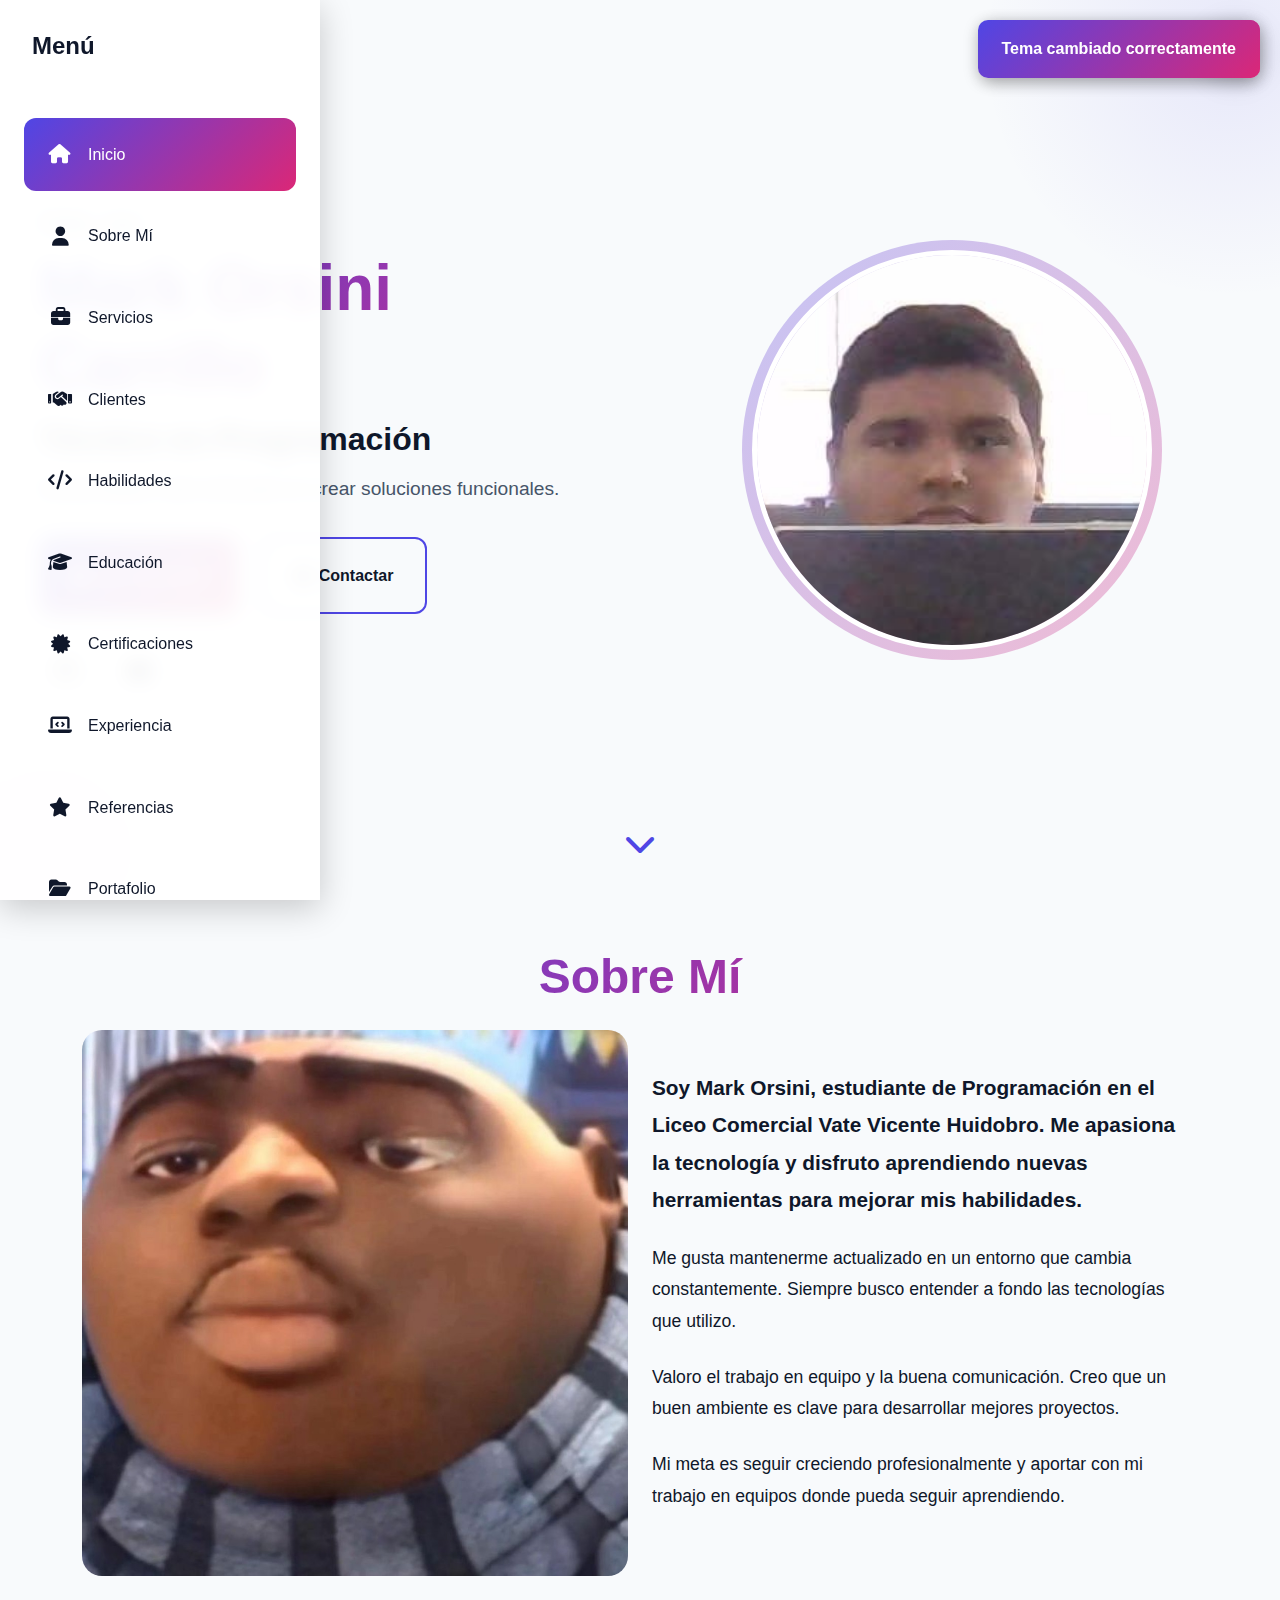
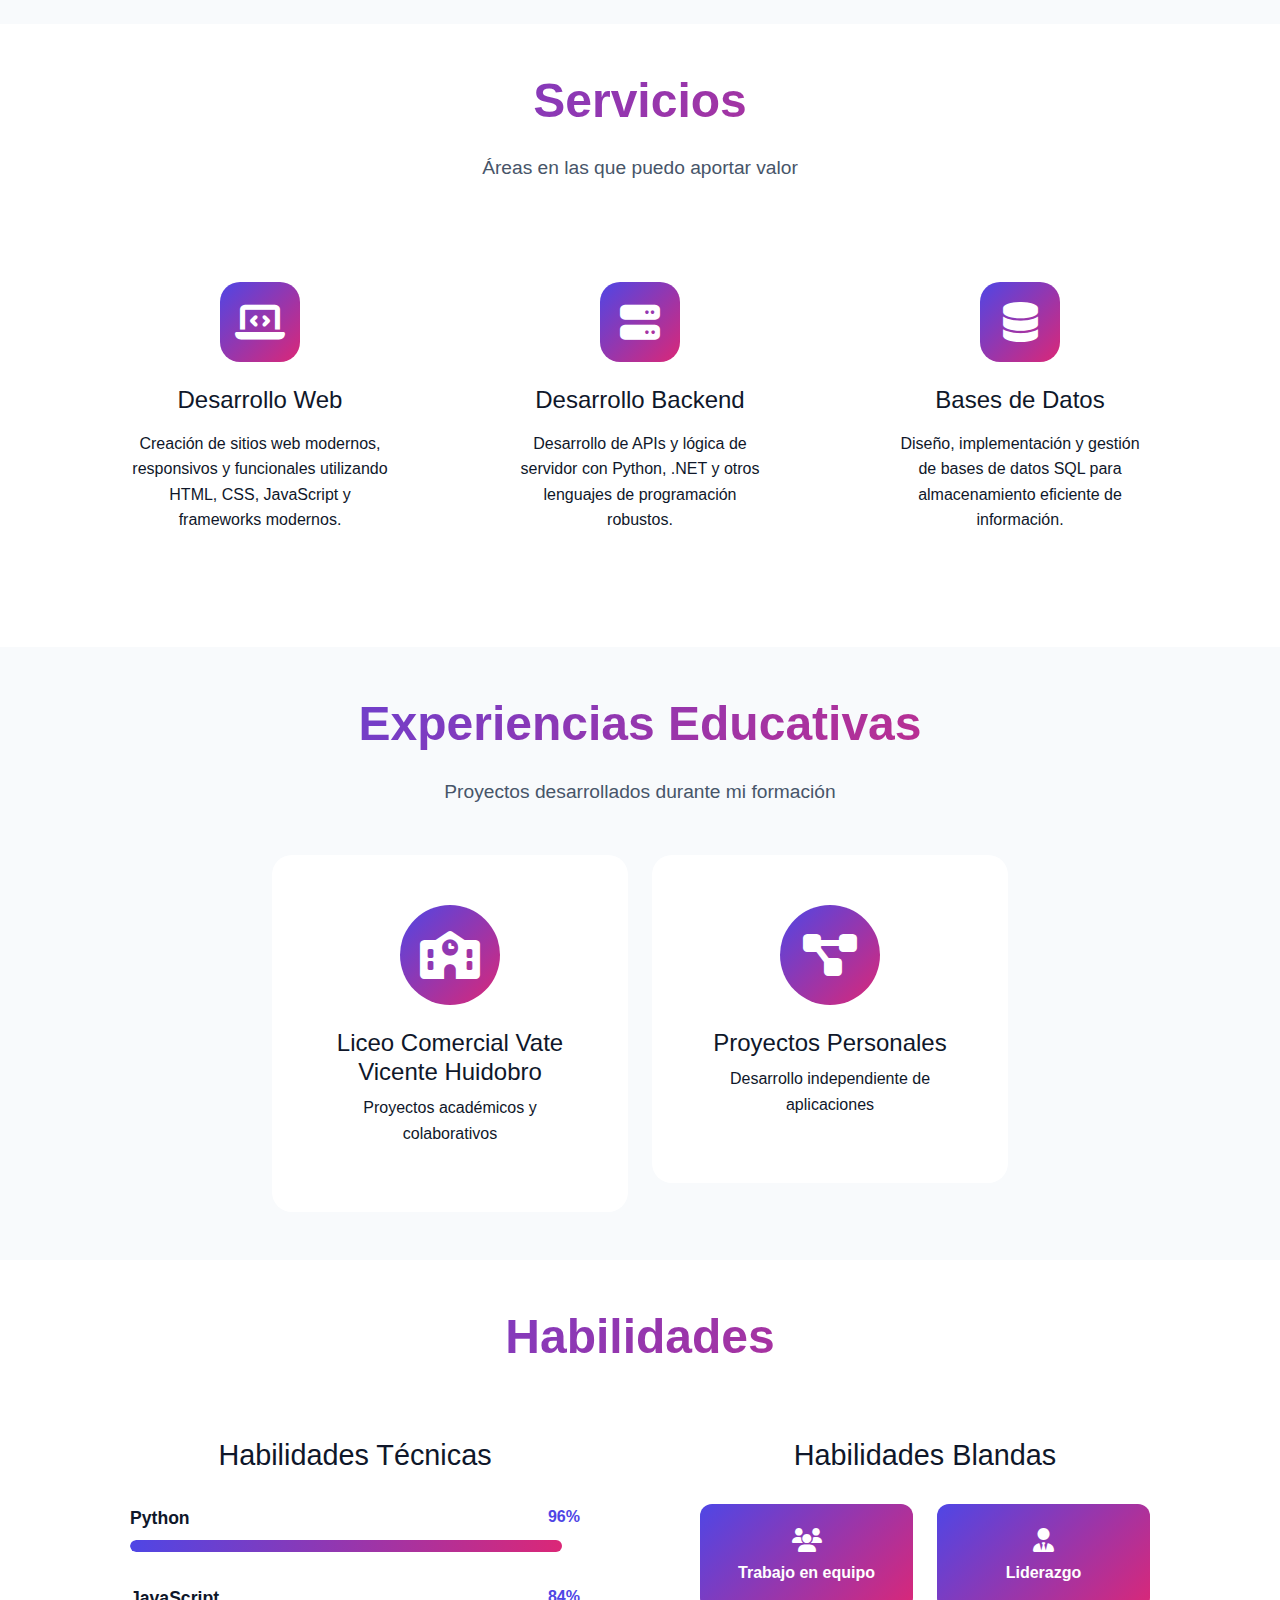
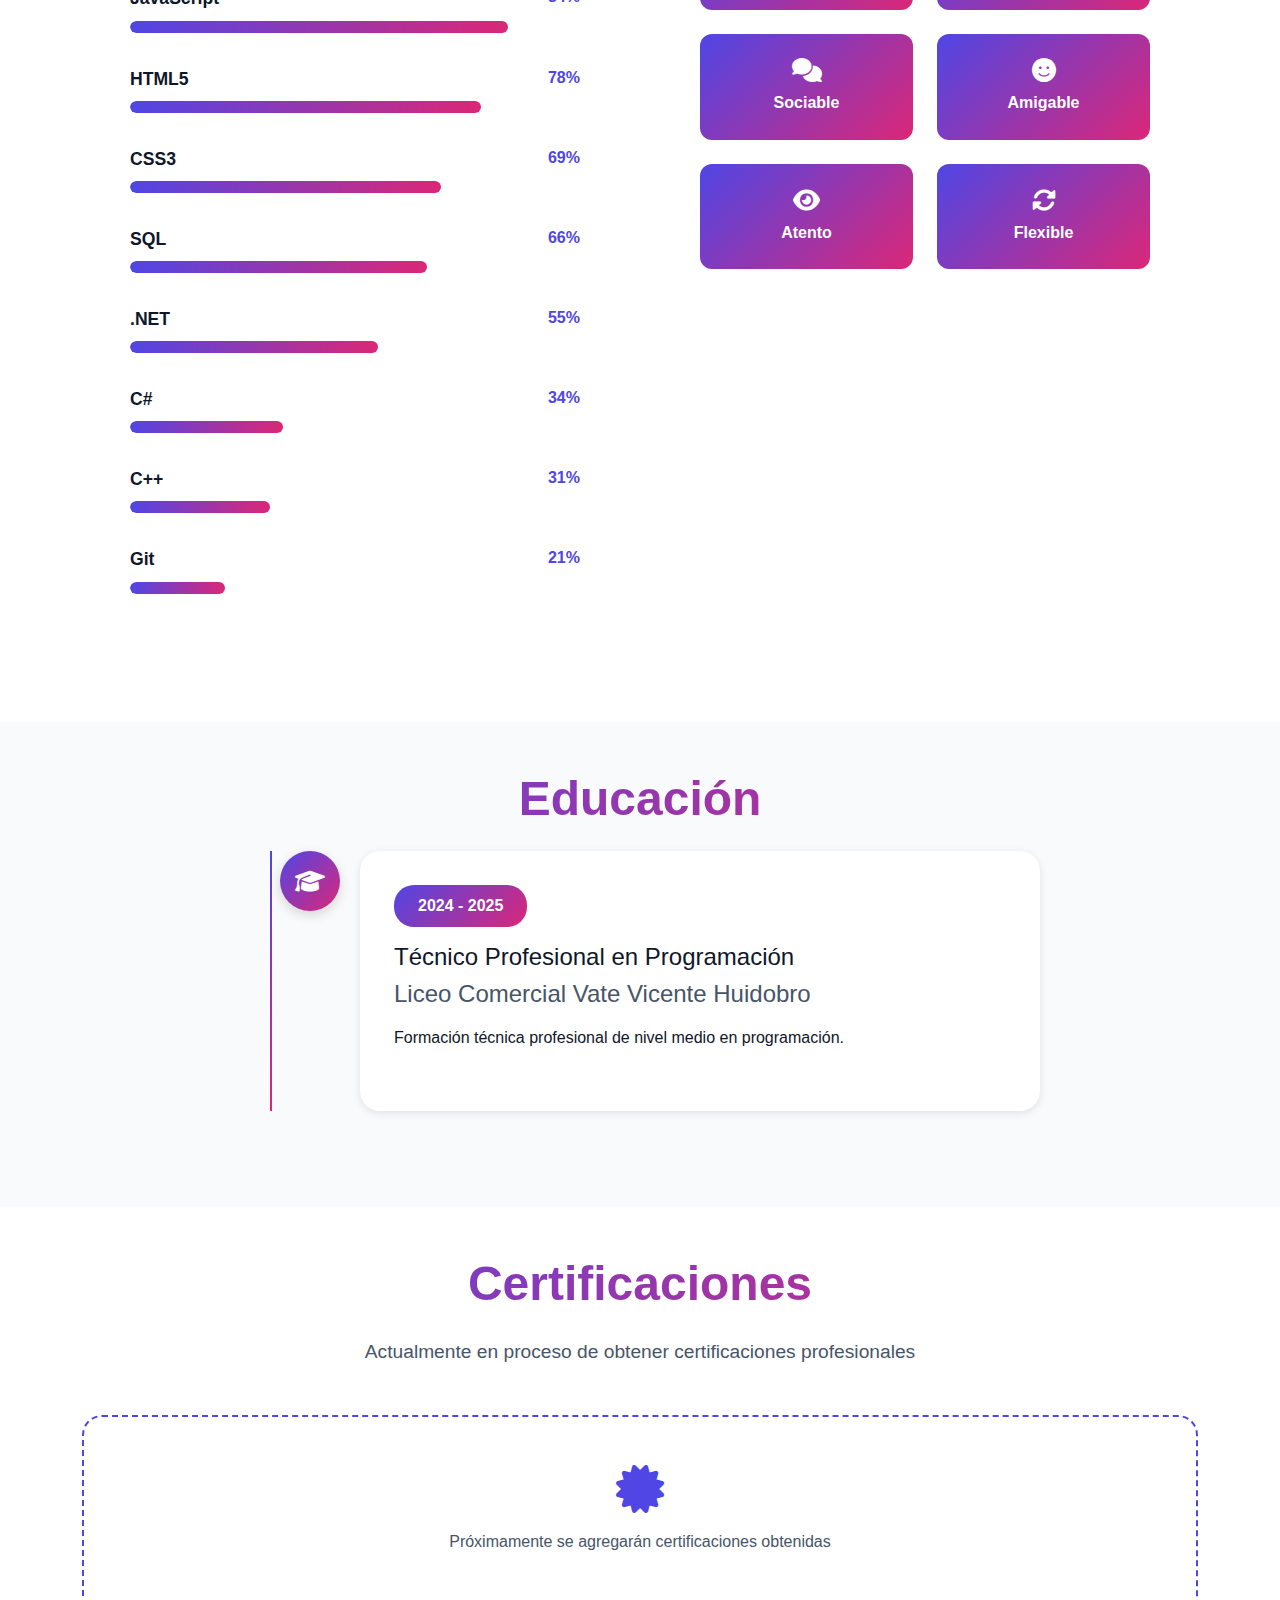
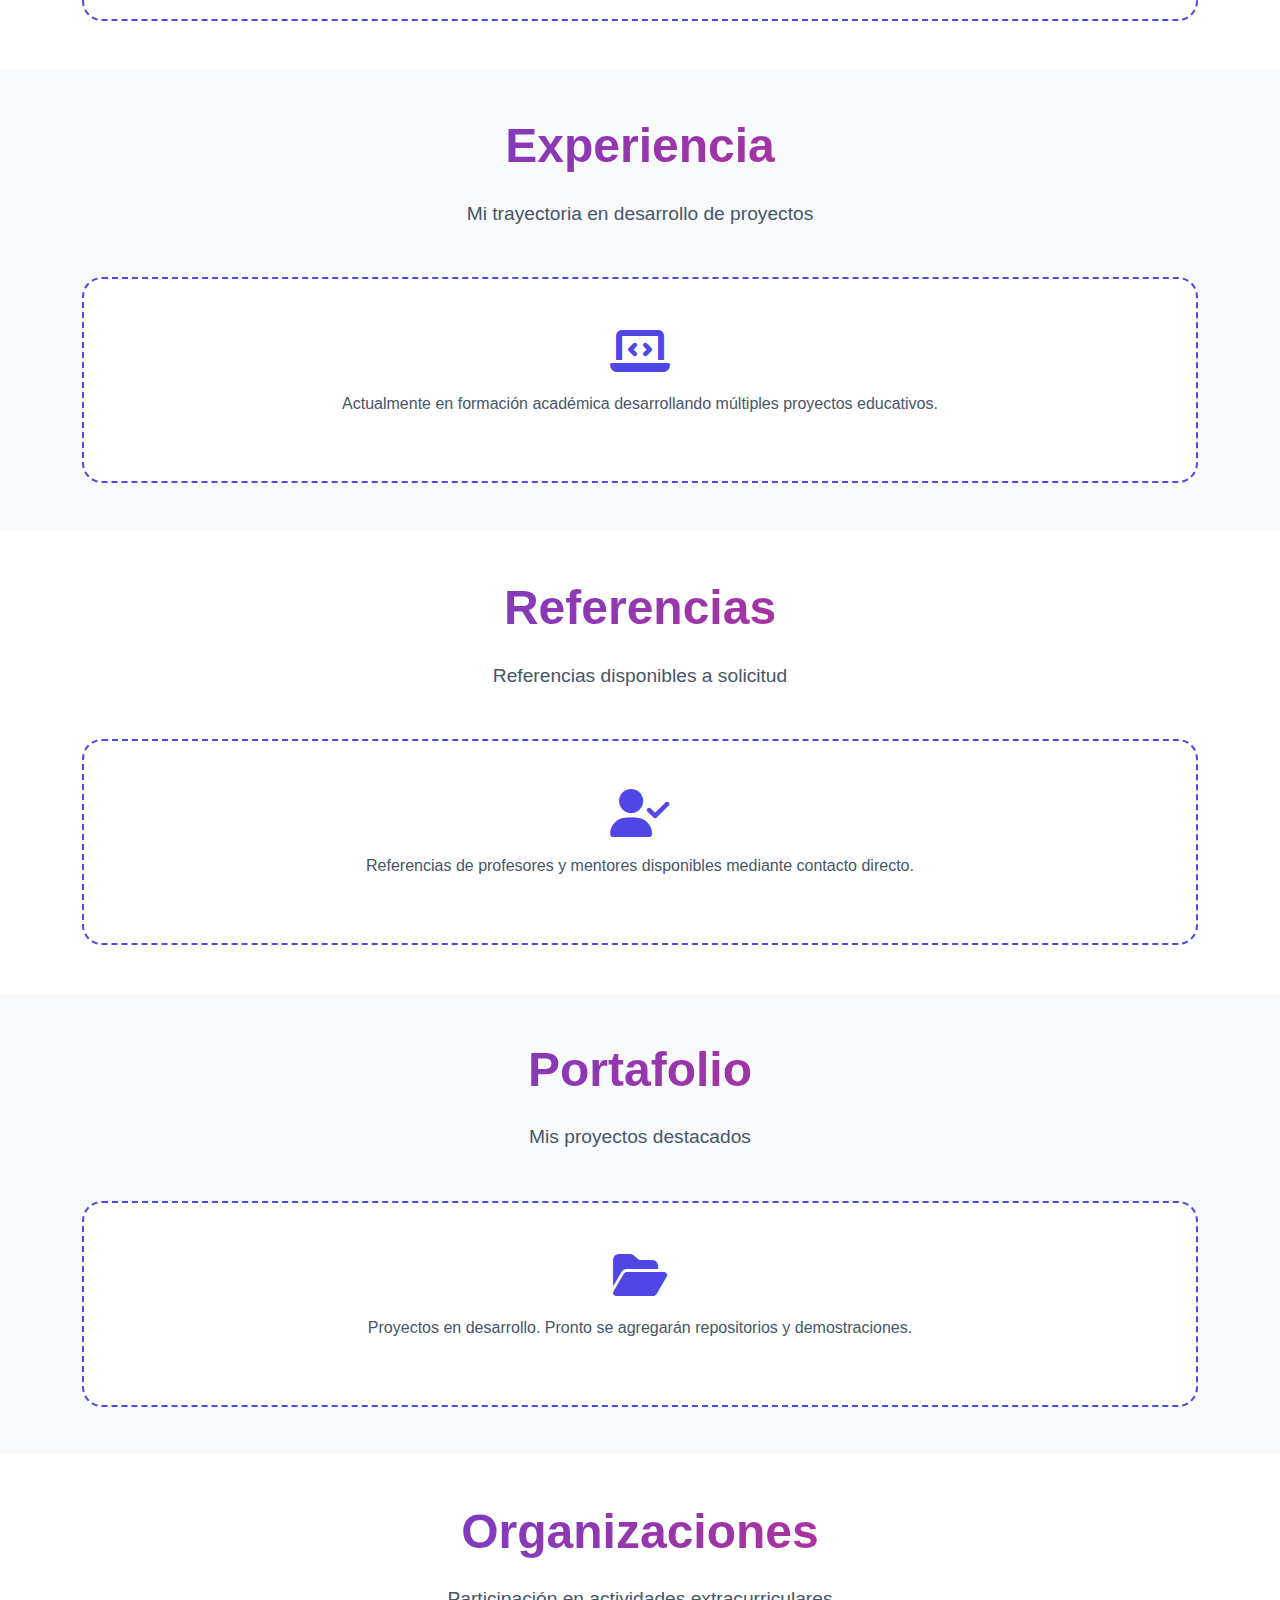
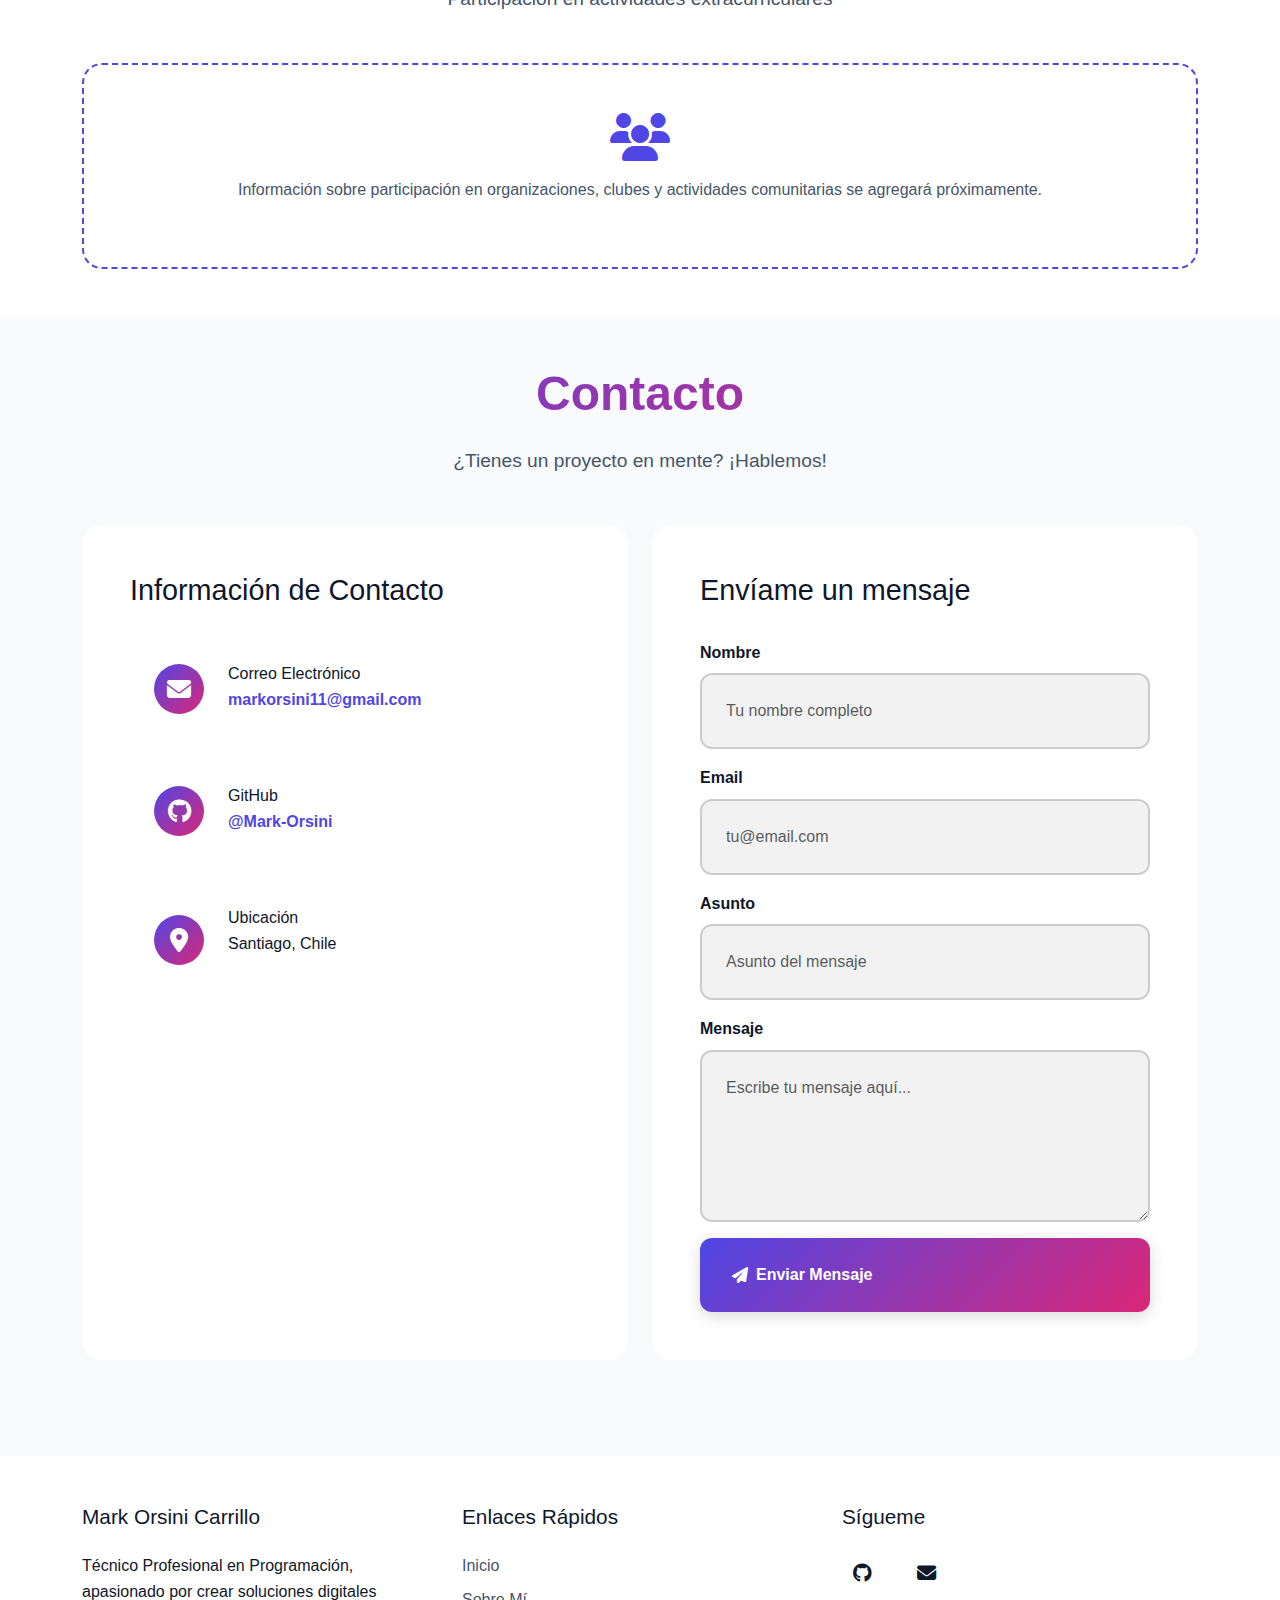
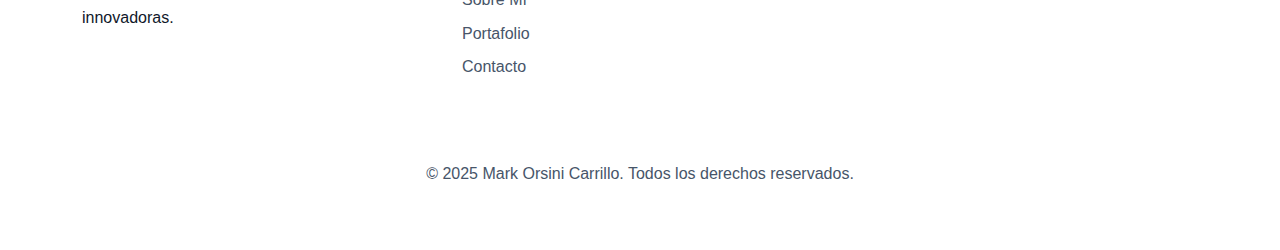
<file: index.html>
<!DOCTYPE html>
<html lang="es">
<head>
    <meta charset="UTF-8">
    <meta name="viewport" content="width=device-width, initial-scale=1.0">
    <meta name="description" content="Portafolio profesional de Mark Orsini Carrillo - Técnico en Programación">
    <meta name="author" content="Mark Orsini Carrillo">
    <title>Mark Orsini | Portafolio Profesional</title>
    
    <!-- Bootstrap CSS -->
    <link href="https://cdn.jsdelivr.net/npm/bootstrap@5.3.0/dist/css/bootstrap.min.css" rel="stylesheet">
    
    <!-- Estilos personalizados -->
    <link rel="stylesheet" href="static/css/styles.css">
    <link rel="stylesheet" href="static/css/themes.css">
    <link rel="stylesheet" href="static/css/animations.css">
    
    <!-- Font Awesome para iconos -->
    <link rel="stylesheet" href="https://cdnjs.cloudflare.com/ajax/libs/font-awesome/6.4.0/css/all.min.css">
</head>
<body class="theme-dark">
    
        <!-- Botón flotante para abrir sidebar -->
    <button id="botonMenuFlotante" class="boton-menu-flotante">
        <i class="fas fa-bars"></i>
    </button>

    <!-- Overlay para cerrar sidebar al hacer click fuera -->
    <div id="overlayFondo" class="overlay-fondo"></div>

    <!-- Barra lateral desplegable -->
    <aside id="barraLateral" class="barra-lateral" data-translate-container="nav">
        <div class="sidebar-header">
            <h3 class="sidebar-titulo" data-translate="menu">Menú</h3>
            <!-- <button class="boton-cerrar" type="button">
                <i class="fas fa-times"></i>
            </button> -->
        </div>

        <nav class="sidebar-nav">
            <a href="#inicio" class="nav-item active" data-seccion="inicio">
                <i class="fas fa-home"></i>
                <span data-translate="nav-home">Inicio</span>
            </a>
            <a href="#sobre-mi" class="nav-item" data-seccion="sobre-mi">
                <i class="fas fa-user"></i>
                <span data-translate="nav-about">Sobre Mí</span>
            </a>
            <a href="#servicios" class="nav-item" data-seccion="servicios">
                <i class="fas fa-briefcase"></i>
                <span data-translate="nav-services">Servicios</span>
            </a>
            <a href="#clientes" class="nav-item" data-seccion="clientes">
                <i class="fas fa-handshake"></i>
                <span data-translate="nav-clients">Clientes</span>
            </a>
            <a href="#habilidades" class="nav-item" data-seccion="habilidades">
                <i class="fas fa-code"></i>
                <span data-translate="nav-skills">Habilidades</span>
            </a>
            <a href="#educacion" class="nav-item" data-seccion="educacion">
                <i class="fas fa-graduation-cap"></i>
                <span data-translate="nav-education">Educación</span>
            </a>
            <a href="#certificaciones" class="nav-item" data-seccion="certificaciones">
                <i class="fas fa-certificate"></i>
                <span data-translate="nav-certifications">Certificaciones</span>
            </a>
            <a href="#experiencia" class="nav-item" data-seccion="experiencia">
                <i class="fas fa-laptop-code"></i>
                <span data-translate="nav-experience">Experiencia</span>
            </a>
            <a href="#referencias" class="nav-item" data-seccion="referencias">
                <i class="fas fa-star"></i>
                <span data-translate="nav-references">Referencias</span>
            </a>
            <a href="#portafolio" class="nav-item" data-seccion="portafolio">
                <i class="fas fa-folder-open"></i>
                <span data-translate="nav-portfolio">Portafolio</span>
            </a>
            <a href="#organizaciones" class="nav-item" data-seccion="organizaciones">
                <i class="fas fa-users"></i>
                <span data-translate="nav-organizations">Organizaciones</span>
            </a>
            <a href="#contacto" class="nav-item" data-seccion="contacto">
                <i class="fas fa-envelope"></i>
                <span data-translate="nav-contact">Contacto</span>
            </a>
            
            <!-- Separador -->
            <div class="sidebar-divider"></div>
            
            <!-- Enlace a configuración -->
            <a href="settings.html" class="nav-item nav-item-especial">
                <i class="fas fa-cog"></i>
                <span data-translate="nav-settings">Configuración</span>
            </a>
        </nav>
    </aside>

    <!-- Contenido Principal -->
    <main id="contenidoPrincipal" class="contenido-principal">
        
        <!-- Sección Inicio/Home -->
        <section id="inicio" class="seccion-hero">
            <div class="hero-content">
                <div class="hero-texto">
                    <p class="hero-saludo" data-translate="home-greeting">¡Hola! Soy</p>
                    <h1 class="hero-nombre">Mark Orsini Carrillo</h1>
                    <h2 class="hero-titulo" data-translate="home-title">Técnico Profesional en Programación</h2>
                    <p class="hero-subtitulo" data-translate="home-subtitle">
                        Creando soluciones digitales innovadoras y funcionales
                    </p>
                    
                    <!-- Botones CTA -->
                    <div class="hero-botones">
                        <button class="btn-principal" onclick="navegarASeccion('portafolio')"
                                onmouseover="efectoHoverBoton(this, true)"
                                onmouseout="efectoHoverBoton(this, false)">
                            <i class="fas fa-folder-open"></i>
                            <span data-translate="home-cta-portfolio">Ver Portafolio</span>
                        </button>
                        <button class="btn-secundario" onclick="navegarASeccion('contacto')"
                                onmouseover="efectoHoverBoton(this, true)"
                                onmouseout="efectoHoverBoton(this, false)">
                            <i class="fas fa-envelope"></i>
                            <span data-translate="home-cta-contact">Contactar</span>
                        </button>
                    </div>

                    <!-- Enlaces sociales -->
                    <div class="hero-redes">
                        <a href="https://github.com/Mark-Orsini" target="_blank" class="red-social"
                           onmouseover="efectoHoverRedSocial(this, true)"
                           onmouseout="efectoHoverRedSocial(this, false)">
                            <i class="fab fa-github"></i>
                        </a>
                        <a href="mailto:markorsini11@gmail.com" class="red-social"
                           onmouseover="efectoHoverRedSocial(this, true)"
                           onmouseout="efectoHoverRedSocial(this, false)">
                            <i class="fas fa-envelope"></i>
                        </a>
                    </div>
                </div>

                <!-- Imagen de perfil animada -->
                <div class="hero-imagen">
                    <div class="imagen-contenedor">
                        <img src="static/img/alonso.jpg" alt="Mark Orsini Carrillo" class="img-perfil"
                             onerror="this.src='https://ui-avatars.com/api/?name=Mark+Orsini&size=400&background=6366f1&color=fff&bold=true'">
                    </div>
                </div>
            </div>

            <!-- Indicador de scroll -->
            <div class="scroll-indicador">
                <i class="fas fa-chevron-down"></i>
            </div>
        </section>

        <!-- Sección Sobre Mí -->
        <section id="sobre-mi" class="seccion-contenido">
            <div class="container">
                <h2 class="titulo-seccion" data-translate="about-title">Sobre Mí</h2>
                <div class="row align-items-center">
                    <div class="col-lg-6">
                        <div class="sobre-mi-imagen">
                            <img src="static/img/Gru.jpg" alt="Mark Orsini" class="img-fluid rounded-4 shadow-lg"
                                 onerror="this.src='https://ui-avatars.com/api/?name=Mark+Orsini&size=600&background=6366f1&color=fff&bold=true'">
                        </div>
                    </div>
                    <div class="col-lg-6">
                        <div class="sobre-mi-texto">
                            <p class="parrafo-destacado" data-translate="about-intro">
                                Soy Mark Orsini Carrillo, estudiante Técnico Profesional en Programación en el Liceo Comercial Vate Vicente Huidobro, Santiago, Chile. Mi pasión por la tecnología y el desarrollo de software me impulsa cada día a aprender más y a enfrentar nuevos desafíos.
                            </p>
                            <p data-translate="about-passion">
                                Me considero una persona con una gran disposición para el aprendizaje continuo. En el mundo de la programación, donde las tecnologías evolucionan constantemente, me esfuerzo por mantenerme actualizado con los lenguajes y herramientas que domino. Esta dedicación me ha permitido desarrollar habilidades sólidas en desarrollo web, backend y bases de datos, áreas en las que me siento cada vez más competente y motivado.
                            </p>
                            <p data-translate="about-personality">
                                Más allá de mis capacidades técnicas, valoro profundamente el trabajo en equipo y las relaciones interpersonales. Soy una persona positiva, amable y sociable, cualidades que me permiten colaborar efectivamente con otros y crear un ambiente de trabajo productivo y agradable. Me gusta tratar bien a los demás y creo firmemente que el respeto mutuo y la comunicación abierta son fundamentales para el éxito de cualquier proyecto.
                            </p>
                            <p data-translate="about-future">
                                Mi objetivo es seguir creciendo como profesional en el ámbito tecnológico, contribuir con soluciones innovadoras y formar parte de equipos donde pueda aportar mis conocimientos y también aprender de otros. Estoy emocionado por las oportunidades que el futuro me depara en esta apasionante industria.
                            </p>
                        </div>
                    </div>
                </div>
            </div>
        </section>

        <!-- Sección Servicios -->
        <section id="servicios" class="seccion-contenido seccion-alternativa">
            <div class="container">
                <h2 class="titulo-seccion" data-translate="services-title">Servicios</h2>
                <p class="subtitulo-seccion" data-translate="services-subtitle">
                    Áreas en las que puedo aportar valor
                </p>
                
                <div class="row g-4">
                    <!-- Servicio 1: Desarrollo Web -->
                    <div class="col-md-4">
                        <div class="tarjeta-servicio" 
                             onmouseover="efectoHoverTarjeta(this, true)"
                             onmouseout="efectoHoverTarjeta(this, false)">
                            <div class="servicio-icono">
                                <i class="fas fa-laptop-code"></i>
                            </div>
                            <h3 data-translate="service-web-title">Desarrollo Web</h3>
                            <p data-translate="service-web-desc">
                                Creación de sitios web modernos, responsivos y funcionales utilizando HTML, CSS, JavaScript y frameworks modernos.
                            </p>
                        </div>
                    </div>

                    <!-- Servicio 2: Backend -->
                    <div class="col-md-4">
                        <div class="tarjeta-servicio"
                             onmouseover="efectoHoverTarjeta(this, true)"
                             onmouseout="efectoHoverTarjeta(this, false)">
                            <div class="servicio-icono">
                                <i class="fas fa-server"></i>
                            </div>
                            <h3 data-translate="service-backend-title">Desarrollo Backend</h3>
                            <p data-translate="service-backend-desc">
                                Desarrollo de APIs y lógica de servidor con Python, .NET y otros lenguajes de programación robustos.
                            </p>
                        </div>
                    </div>

                    <!-- Servicio 3: Bases de Datos -->
                    <div class="col-md-4">
                        <div class="tarjeta-servicio"
                             onmouseover="efectoHoverTarjeta(this, true)"
                             onmouseout="efectoHoverTarjeta(this, false)">
                            <div class="servicio-icono">
                                <i class="fas fa-database"></i>
                            </div>
                            <h3 data-translate="service-db-title">Bases de Datos</h3>
                            <p data-translate="service-db-desc">
                                Diseño, implementación y gestión de bases de datos SQL para almacenamiento eficiente de información.
                            </p>
                        </div>
                    </div>
                </div>
            </div>
        </section>

        <!-- Sección Clientes -->
        <section id="clientes" class="seccion-contenido">
            <div class="container">
                <h2 class="titulo-seccion" data-translate="clients-title">Experiencias Educativas</h2>
                <p class="subtitulo-seccion" data-translate="clients-subtitle">
                    Proyectos desarrollados durante mi formación
                </p>
                
                <div class="row g-4 justify-content-center">
                    <div class="col-md-6 col-lg-4">
                        <div class="tarjeta-cliente"
                             onmouseover="efectoHoverTarjeta(this, true)"
                             onmouseout="efectoHoverTarjeta(this, false)">
                            <div class="cliente-logo">
                                <i class="fas fa-school"></i>
                            </div>
                            <h4 data-translate="client-school">Liceo Comercial Vate Vicente Huidobro</h4>
                            <p data-translate="client-school-desc">Proyectos académicos y colaborativos</p>
                        </div>
                    </div>

                    <div class="col-md-6 col-lg-4">
                        <div class="tarjeta-cliente"
                             onmouseover="efectoHoverTarjeta(this, true)"
                             onmouseout="efectoHoverTarjeta(this, false)">
                            <div class="cliente-logo">
                                <i class="fas fa-project-diagram"></i>
                            </div>
                            <h4 data-translate="client-personal">Proyectos Personales</h4>
                            <p data-translate="client-personal-desc">Desarrollo independiente de aplicaciones</p>
                        </div>
                    </div>
                </div>
            </div>
        </section>

        <!-- Sección Habilidades -->
        <section id="habilidades" class="seccion-contenido seccion-alternativa">
            <div class="container">
                <h2 class="titulo-seccion" data-translate="skills-title">Habilidades</h2>
                
                <div class="row">
                    <!-- Habilidades Técnicas -->
                    <div class="col-lg-6">
                        <div class="habilidades-categoria">
                            <h3 data-translate="skills-technical">Habilidades Técnicas</h3>
                            
                            <!-- Python -->
                            <div class="habilidad-item">
                                <div class="habilidad-header">
                                    <span class="habilidad-nombre">Python</span>
                                    <span class="habilidad-porcentaje">96%</span>
                                </div>
                                <div class="barra-progreso">
                                    <div class="barra-progreso-fill" style="width: 96%"></div>
                                </div>
                            </div>

                            <!-- JavaScript -->
                            <div class="habilidad-item">
                                <div class="habilidad-header">
                                    <span class="habilidad-nombre">JavaScript</span>
                                    <span class="habilidad-porcentaje">84%</span>
                                </div>
                                <div class="barra-progreso">
                                    <div class="barra-progreso-fill" style="width: 84%"></div>
                                </div>
                            </div>

                            <!-- HTML -->
                            <div class="habilidad-item">
                                <div class="habilidad-header">
                                    <span class="habilidad-nombre">HTML5</span>
                                    <span class="habilidad-porcentaje">78%</span>
                                </div>
                                <div class="barra-progreso">
                                    <div class="barra-progreso-fill" style="width: 78%"></div>
                                </div>
                            </div>

                            <!-- CSS -->
                            <div class="habilidad-item">
                                <div class="habilidad-header">
                                    <span class="habilidad-nombre">CSS3</span>
                                    <span class="habilidad-porcentaje">69%</span>
                                </div>
                                <div class="barra-progreso">
                                    <div class="barra-progreso-fill" style="width: 69%"></div>
                                </div>
                            </div>

                            <!-- SQL -->
                            <div class="habilidad-item">
                                <div class="habilidad-header">
                                    <span class="habilidad-nombre">SQL</span>
                                    <span class="habilidad-porcentaje">66%</span>
                                </div>
                                <div class="barra-progreso">
                                    <div class="barra-progreso-fill" style="width: 66%"></div>
                                </div>
                            </div>

                            <!-- .NET -->
                            <div class="habilidad-item">
                                <div class="habilidad-header">
                                    <span class="habilidad-nombre">.NET</span>
                                    <span class="habilidad-porcentaje">55%</span>
                                </div>
                                <div class="barra-progreso">
                                    <div class="barra-progreso-fill" style="width: 55%"></div>
                                </div>
                            </div>

                            <!-- C# -->
                            <div class="habilidad-item">
                                <div class="habilidad-header">
                                    <span class="habilidad-nombre">C#</span>
                                    <span class="habilidad-porcentaje">34%</span>
                                </div>
                                <div class="barra-progreso">
                                    <div class="barra-progreso-fill" style="width: 34%"></div>
                                </div>
                            </div>

                            <!-- C++ -->
                            <div class="habilidad-item">
                                <div class="habilidad-header">
                                    <span class="habilidad-nombre">C++</span>
                                    <span class="habilidad-porcentaje">31%</span>
                                </div>
                                <div class="barra-progreso">
                                    <div class="barra-progreso-fill" style="width: 31%"></div>
                                </div>
                            </div>

                            <!-- Git -->
                            <div class="habilidad-item">
                                <div class="habilidad-header">
                                    <span class="habilidad-nombre">Git</span>
                                    <span class="habilidad-porcentaje">21%</span>
                                </div>
                                <div class="barra-progreso">
                                    <div class="barra-progreso-fill" style="width: 21%"></div>
                                </div>
                            </div>
                        </div>
                    </div>

                    <!-- Habilidades Blandas -->
                    <div class="col-lg-6">
                        <div class="habilidades-categoria">
                            <h3 data-translate="skills-soft">Habilidades Blandas</h3>
                            
                            <div class="habilidades-blandas-grid">
                                <div class="badge-habilidad"
                                     onmouseover="efectoHoverBadge(this, true)"
                                     onmouseout="efectoHoverBadge(this, false)">
                                    <i class="fas fa-users"></i>
                                    <span data-translate="skill-teamwork">Trabajo en equipo</span>
                                </div>
                                <div class="badge-habilidad"
                                     onmouseover="efectoHoverBadge(this, true)"
                                     onmouseout="efectoHoverBadge(this, false)">
                                    <i class="fas fa-user-tie"></i>
                                    <span data-translate="skill-leadership">Liderazgo</span>
                                </div>
                                <div class="badge-habilidad"
                                     onmouseover="efectoHoverBadge(this, true)"
                                     onmouseout="efectoHoverBadge(this, false)">
                                    <i class="fas fa-comments"></i>
                                    <span data-translate="skill-social">Sociable</span>
                                </div>
                                <div class="badge-habilidad"
                                     onmouseover="efectoHoverBadge(this, true)"
                                     onmouseout="efectoHoverBadge(this, false)">
                                    <i class="fas fa-smile"></i>
                                    <span data-translate="skill-friendly">Amigable</span>
                                </div>
                                <div class="badge-habilidad"
                                     onmouseover="efectoHoverBadge(this, true)"
                                     onmouseout="efectoHoverBadge(this, false)">
                                    <i class="fas fa-eye"></i>
                                    <span data-translate="skill-attentive">Atento</span>
                                </div>
                                <div class="badge-habilidad"
                                     onmouseover="efectoHoverBadge(this, true)"
                                     onmouseout="efectoHoverBadge(this, false)">
                                    <i class="fas fa-sync-alt"></i>
                                    <span data-translate="skill-flexible">Flexible</span>
                                </div>
                            </div>
                        </div>
                    </div>
                </div>
            </div>
        </section>

        <!-- Sección Educación -->
        <section id="educacion" class="seccion-contenido">
            <div class="container">
                <h2 class="titulo-seccion" data-translate="education-title">Educación</h2>
                
                <div class="timeline">
                    <div class="timeline-item"
                         onmouseover="efectoHoverTarjeta(this, true)"
                         onmouseout="efectoHoverTarjeta(this, false)">
                        <div class="timeline-icono">
                            <i class="fas fa-graduation-cap"></i>
                        </div>
                        <div class="timeline-contenido">
                            <span class="timeline-fecha">2024 - 2025</span>
                            <h3 data-translate="education-tp-title">Técnico Profesional en Programación</h3>
                            <h4 data-translate="education-school">Liceo Comercial Vate Vicente Huidobro</h4>
                            <p data-translate="education-desc">
                                Formación técnica profesional de nivel medio en programación, abarcando desarrollo web, bases de datos, programación orientada a objetos y metodologías ágiles.
                            </p>
                        </div>
                    </div>
                </div>
            </div>
        </section>

        <!-- Sección Certificaciones -->
        <section id="certificaciones" class="seccion-contenido seccion-alternativa">
            <div class="container">
                <h2 class="titulo-seccion" data-translate="certifications-title">Certificaciones</h2>
                <p class="subtitulo-seccion" data-translate="certifications-subtitle">
                    Actualmente en proceso de obtener certificaciones profesionales
                </p>
                
                <div class="certificaciones-placeholder">
                    <i class="fas fa-certificate fa-3x mb-3"></i>
                    <p data-translate="certifications-coming-soon">Próximamente se agregarán certificaciones obtenidas</p>
                </div>
            </div>
        </section>

        <!-- Sección Experiencia -->
        <section id="experiencia" class="seccion-contenido">
            <div class="container">
                <h2 class="titulo-seccion" data-translate="experience-title">Experiencia</h2>
                <p class="subtitulo-seccion" data-translate="experience-subtitle">
                    Mi trayectoria en desarrollo de proyectos
                </p>
                
                <div class="experiencia-placeholder">
                    <i class="fas fa-laptop-code fa-3x mb-3"></i>
                    <p data-translate="experience-student">
                        Actualmente en formación académica desarrollando múltiples proyectos educativos. Próximamente se agregarán experiencias profesionales y prácticas.
                    </p>
                </div>
            </div>
        </section>

        <!-- Sección Referencias -->
        <section id="referencias" class="seccion-contenido seccion-alternativa">
            <div class="container">
                <h2 class="titulo-seccion" data-translate="references-title">Referencias</h2>
                <p class="subtitulo-seccion" data-translate="references-subtitle">
                    Referencias disponibles a solicitud
                </p>
                
                <div class="referencias-placeholder">
                    <i class="fas fa-user-check fa-3x mb-3"></i>
                    <p data-translate="references-available">
                        Referencias de profesores y mentores disponibles mediante contacto directo.
                    </p>
                </div>
            </div>
        </section>

        <!-- Sección Portafolio (Continuará con proyectos cuando los proporciones) -->
        <section id="portafolio" class="seccion-contenido">
            <div class="container">
                <h2 class="titulo-seccion" data-translate="portfolio-title">Portafolio</h2>
                <p class="subtitulo-seccion" data-translate="portfolio-subtitle">
                    Mis proyectos destacados
                </p>
                
                <div class="row g-4" id="contenedorProyectos">
                    <!-- Los proyectos se agregarán aquí dinámicamente o cuando me los proporciones -->
                    <div class="col-12">
                        <div class="proyectos-placeholder">
                            <i class="fas fa-folder-open fa-3x mb-3"></i>
                            <p data-translate="portfolio-coming-soon">
                                Proyectos en desarrollo. Pronto se agregarán repositorios y demostraciones.
                            </p>
                        </div>
                    </div>
                </div>
            </div>
        </section>

        <!-- Sección Organizaciones -->
        <section id="organizaciones" class="seccion-contenido seccion-alternativa">
            <div class="container">
                <h2 class="titulo-seccion" data-translate="organizations-title">Organizaciones</h2>
                <p class="subtitulo-seccion" data-translate="organizations-subtitle">
                    Participación en actividades extracurriculares
                </p>
                
                <div class="organizaciones-placeholder">
                    <i class="fas fa-users fa-3x mb-3"></i>
                    <p data-translate="organizations-desc">
                        Información sobre participación en organizaciones, clubes y actividades comunitarias se agregará próximamente.
                    </p>
                </div>
            </div>
        </section>

        <!-- Sección Contacto -->
        <section id="contacto" class="seccion-contenido">
            <div class="container">
                <h2 class="titulo-seccion" data-translate="contact-title">Contacto</h2>
                <p class="subtitulo-seccion" data-translate="contact-subtitle">
                    ¿Tienes un proyecto en mente? ¡Hablemos!
                </p>
                
                <div class="row g-4">
                    <div class="col-lg-6">
                        <div class="info-contacto">
                            <h3 data-translate="contact-info-title">Información de Contacto</h3>
                            
                            <div class="contacto-item"
                                 onmouseover="efectoHoverContacto(this, true)"
                                 onmouseout="efectoHoverContacto(this, false)">
                                <div class="contacto-icono">
                                    <i class="fas fa-envelope"></i>
                                </div>
                                <div class="contacto-texto">
                                    <h4 data-translate="contact-email-label">Correo Electrónico</h4>
                                    <a href="mailto:markorsini11@gmail.com">markorsini11@gmail.com</a>
                                </div>
                            </div>

                            <div class="contacto-item"
                                 onmouseover="efectoHoverContacto(this, true)"
                                 onmouseout="efectoHoverContacto(this, false)">
                                <div class="contacto-icono">
                                    <i class="fab fa-github"></i>
                                </div>
                                <div class="contacto-texto">
                                    <h4>GitHub</h4>
                                    <a href="https://github.com/Mark-Orsini" target="_blank">@Mark-Orsini</a>
                                </div>
                            </div>

                            <div class="contacto-item"
                                 onmouseover="efectoHoverContacto(this, true)"
                                 onmouseout="efectoHoverContacto(this, false)">
                                <div class="contacto-icono">
                                    <i class="fas fa-map-marker-alt"></i>
                                </div>
                                <div class="contacto-texto">
                                    <h4 data-translate="contact-location-label">Ubicación</h4>
                                    <p>Santiago, Chile</p>
                                </div>
                            </div>
                        </div>
                    </div>

                    <div class="col-lg-6">
                        <div class="formulario-contacto">
                            <h3 data-translate="contact-form-title">Envíame un mensaje</h3>
                            <form id="formularioContacto" onsubmit="enviarFormulario(event)">
                                <div class="mb-3">
                                    <label for="nombre" class="form-label" data-translate="contact-name-label">Nombre</label>
                                    <input type="text" class="form-control" id="nombre" required
                                           onchange="validarCampo(this)"
                                           placeholder="Tu nombre completo">
                                </div>
                                <div class="mb-3">
                                    <label for="email" class="form-label" data-translate="contact-email-input">Email</label>
                                    <input type="email" class="form-control" id="email" required
                                           onchange="validarCampo(this)"
                                           placeholder="tu@email.com">
                                </div>
                                <div class="mb-3">
                                    <label for="asunto" class="form-label" data-translate="contact-subject">Asunto</label>
                                    <input type="text" class="form-control" id="asunto" required
                                           onchange="validarCampo(this)"
                                           placeholder="Asunto del mensaje">
                                </div>
                                <div class="mb-3">
                                    <label for="mensaje" class="form-label" data-translate="contact-message">Mensaje</label>
                                    <textarea class="form-control" id="mensaje" rows="5" required
                                              onchange="validarCampo(this)"
                                              placeholder="Escribe tu mensaje aquí..."></textarea>
                                </div>
                                <button type="submit" class="btn-principal w-100"
                                        onmouseover="efectoHoverBoton(this, true)"
                                        onmouseout="efectoHoverBoton(this, false)">
                                    <i class="fas fa-paper-plane"></i>
                                    <span data-translate="contact-send-btn">Enviar Mensaje</span>
                                </button>
                            </form>
                        </div>
                    </div>
                </div>
            </div>
        </section>

        <!-- Footer -->
        <footer class="footer">
            <div class="container">
                <div class="row">
                    <div class="col-md-4">
                        <h4>Mark Orsini Carrillo</h4>
                        <p data-translate="footer-description">
                            Técnico Profesional en Programación, apasionado por crear soluciones digitales innovadoras.
                        </p>
                    </div>
                    <div class="col-md-4">
                        <h4 data-translate="footer-links-title">Enlaces Rápidos</h4>
                        <ul class="footer-links">
                            <li><a href="#inicio" onclick="navegarASeccion('inicio')" data-translate="nav-home">Inicio</a></li>
                            <li><a href="#sobre-mi" onclick="navegarASeccion('sobre-mi')" data-translate="nav-about">Sobre Mí</a></li>
                            <li><a href="#portafolio" onclick="navegarASeccion('portafolio')" data-translate="nav-portfolio">Portafolio</a></li>
                            <li><a href="#contacto" onclick="navegarASeccion('contacto')" data-translate="nav-contact">Contacto</a></li>
                        </ul>
                    </div>
                    <div class="col-md-4">
                        <h4 data-translate="footer-social-title">Sígueme</h4>
                        <div class="footer-social">
                            <a href="https://github.com/Mark-Orsini" target="_blank" class="social-link"
                               onmouseover="efectoHoverRedSocial(this, true)"
                               onmouseout="efectoHoverRedSocial(this, false)">
                                <i class="fab fa-github"></i>
                            </a>
                            <a href="mailto:markorsini11@gmail.com" class="social-link"
                               onmouseover="efectoHoverRedSocial(this, true)"
                               onmouseout="efectoHoverRedSocial(this, false)">
                                <i class="fas fa-envelope"></i>
                            </a>
                        </div>
                    </div>
                </div>
                <div class="footer-bottom">
                    <p>&copy; 2025 Mark Orsini Carrillo. <span data-translate="footer-rights">Todos los derechos reservados.</span></p>
                </div>
            </div>
        </footer>

    </main>

    <!-- Bootstrap JS -->
    <script src="https://cdn.jsdelivr.net/npm/bootstrap@5.3.0/dist/js/bootstrap.bundle.min.js"></script>
    
    <!-- Scripts personalizados -->
    <script src="static/js/translations.js"></script>
    <script src="static/js/themes.js"></script>
    <script src="static/js/sidebar.js"></script>
    <script src="static/js/animations.js"></script>
    <script src="static/js/main.js"></script>
</body>
</html>
</file>
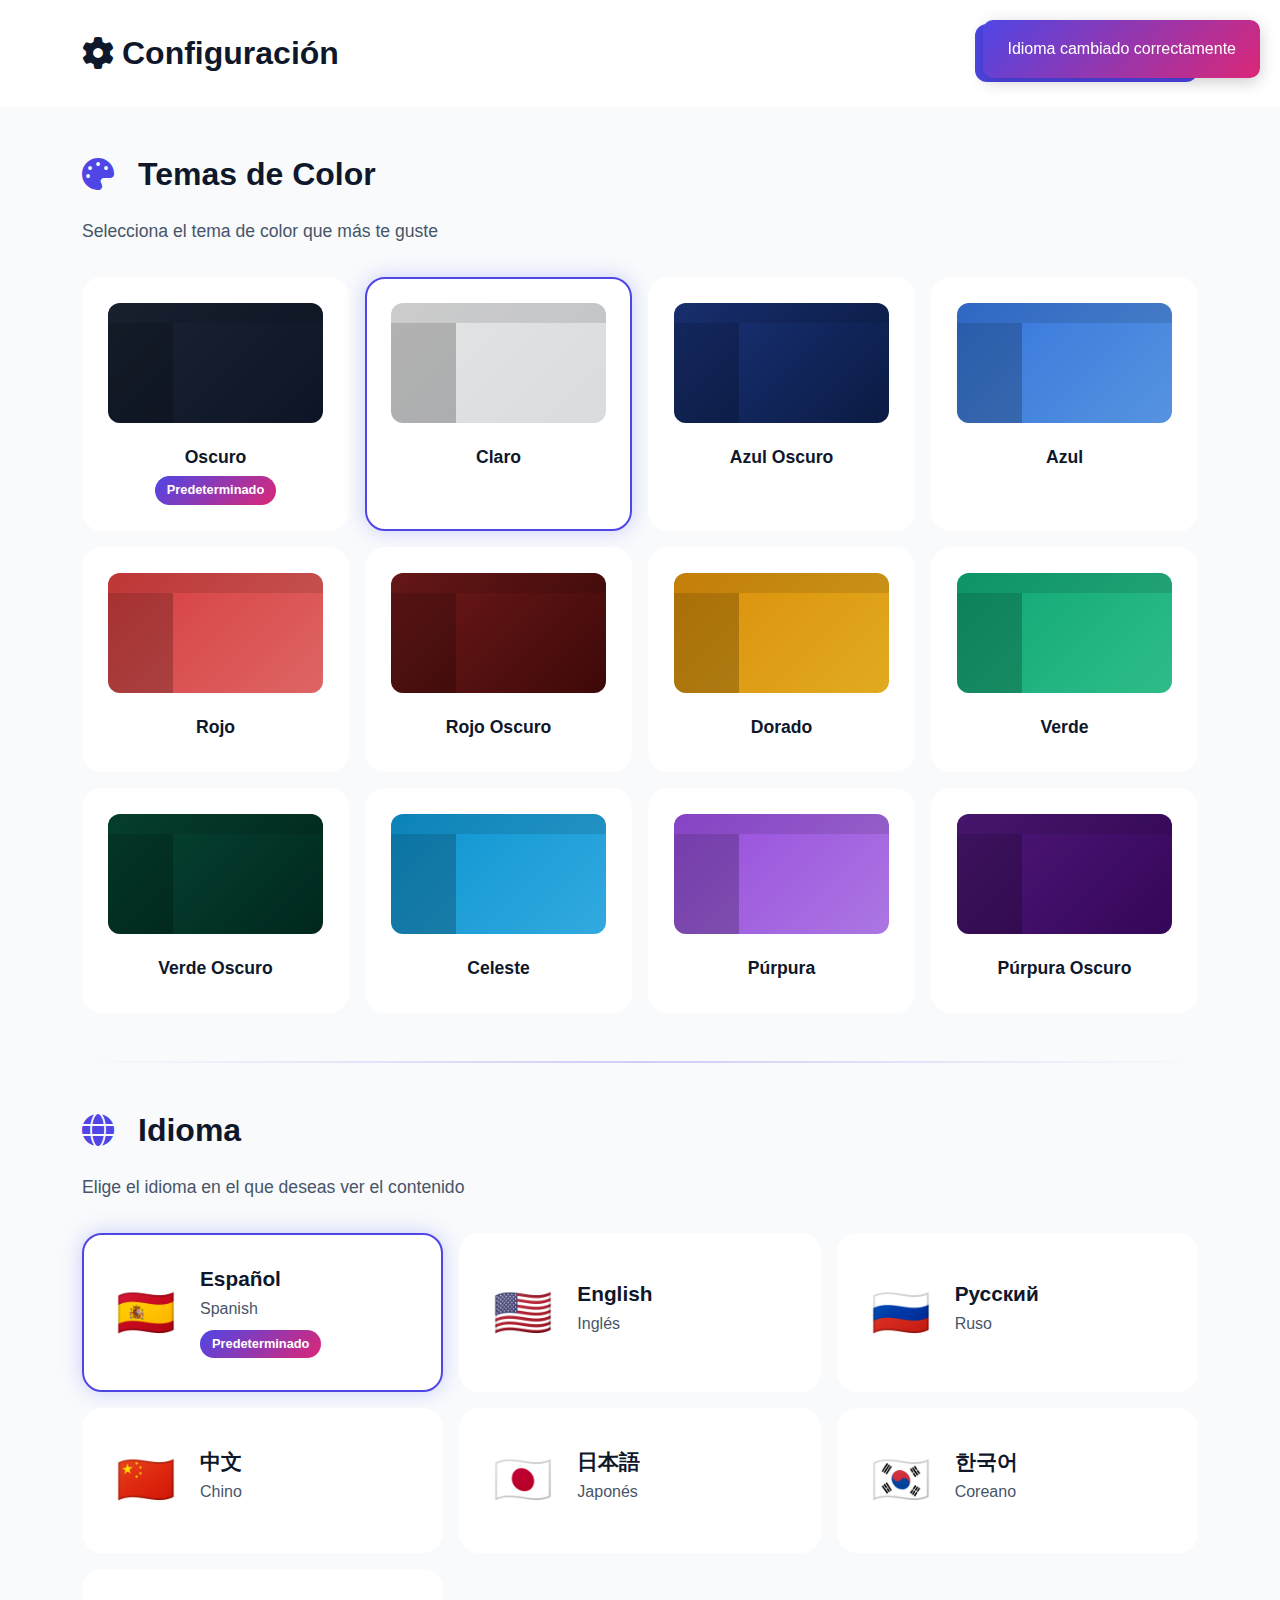
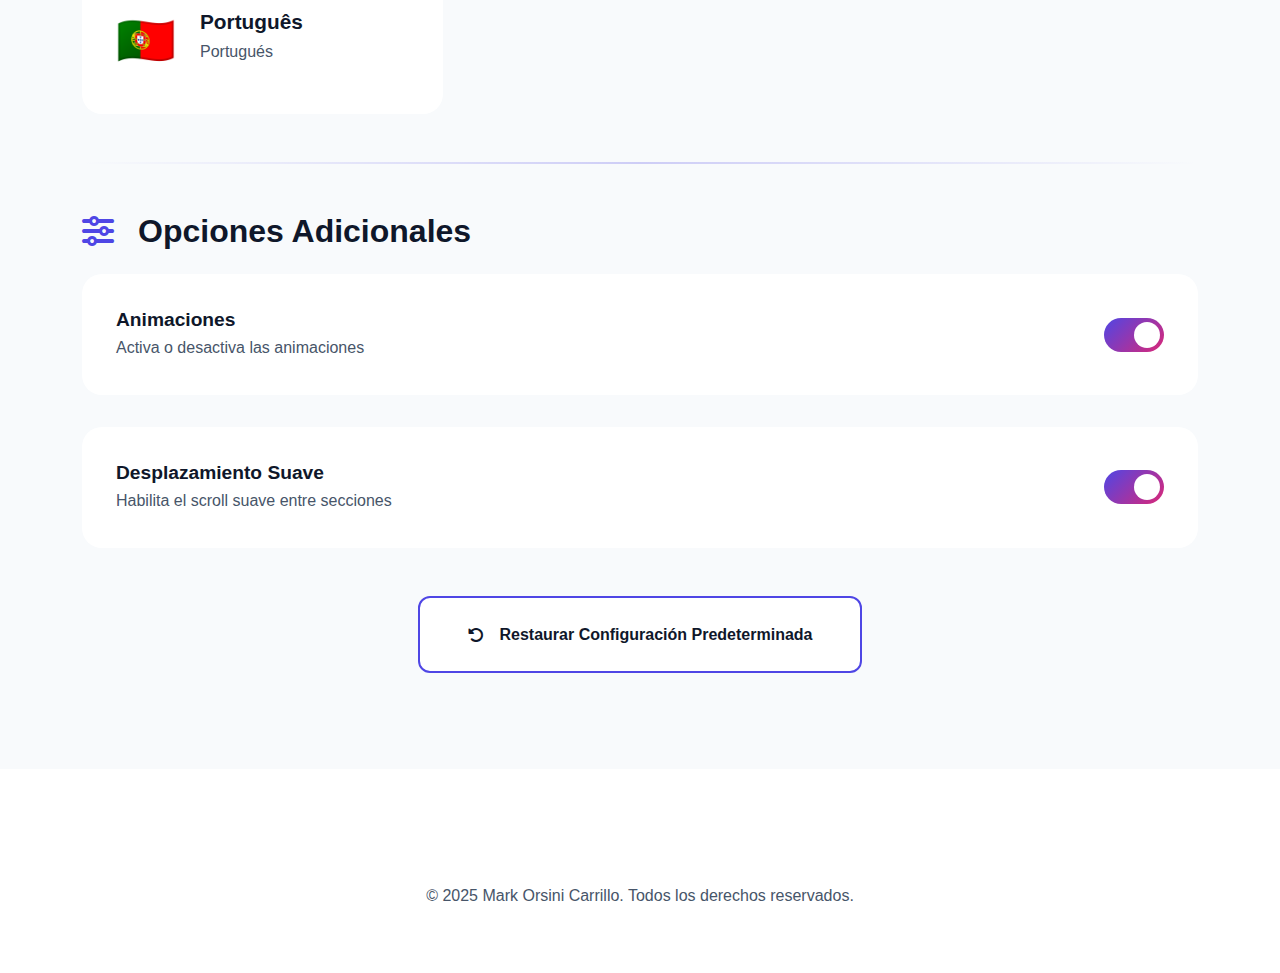
<file: settings.html>
<!DOCTYPE html>
<html lang="es">
<head>
    <meta charset="UTF-8">
    <meta name="viewport" content="width=device-width, initial-scale=1.0">
    <meta name="description" content="Configuración del Portafolio de Mark Orsini">
    <title>Configuración | Mark Orsini</title>
    
    <!-- Bootstrap CSS -->
    <link href="https://cdn.jsdelivr.net/npm/bootstrap@5.3.0/dist/css/bootstrap.min.css" rel="stylesheet">
    
    <!-- Estilos personalizados -->
    <link rel="stylesheet" href="static/css/styles.css">
    <link rel="stylesheet" href="static/css/themes.css">
    <link rel="stylesheet" href="static/css/animations.css">
    
    <!-- Font Awesome -->
    <link rel="stylesheet" href="https://cdnjs.cloudflare.com/ajax/libs/font-awesome/6.4.0/css/all.min.css">
</head>
<body class="theme-dark">
    
    <!-- Header con botón de regreso -->
    <header class="settings-header">
        <div class="container">
            <div class="d-flex justify-content-between align-items-center py-4">
                <h1 class="settings-title">
                    <i class="fas fa-cog me-2"></i>
                    <span data-translate="settings-title">Configuración</span>
                </h1>
                <a href="index.html" class="btn-volver"
                   onmouseover="efectoHoverBoton(this, true)"
                   onmouseout="efectoHoverBoton(this, false)">
                    <i class="fas fa-arrow-left me-2"></i>
                    <span data-translate="settings-back">Volver al Portafolio</span>
                </a>
            </div>
        </div>
    </header>

    <!-- Contenido Principal de Configuración -->
    <main class="settings-main">
        <div class="container py-5">
            
            <!-- Sección de Temas -->
            <section class="settings-section">
                <div class="settings-section-header">
                    <i class="fas fa-palette"></i>
                    <h2 data-translate="settings-themes-title">Temas de Color</h2>
                </div>
                <p class="settings-section-desc" data-translate="settings-themes-desc">
                    Selecciona el tema de color que más te guste para personalizar tu experiencia
                </p>
                
                <div class="row g-3" id="contenedorTemas">
                    <!-- Tema Oscuro -->
                    <div class="col-md-4 col-lg-3">
                        <div class="tema-card" onclick="cambiarTema('dark')" data-tema="dark"
                             onmouseover="efectoHoverTarjeta(this, true)"
                             onmouseout="efectoHoverTarjeta(this, false)">
                            <div class="tema-preview tema-dark">
                                <div class="tema-preview-header"></div>
                                <div class="tema-preview-sidebar"></div>
                                <div class="tema-preview-content"></div>
                            </div>
                            <div class="tema-info">
                                <h4 data-translate="theme-dark">Oscuro</h4>
                                <span class="tema-badge" data-translate="theme-default">Predeterminado</span>
                            </div>
                        </div>
                    </div>

                    <!-- Tema Claro -->
                    <div class="col-md-4 col-lg-3">
                        <div class="tema-card" onclick="cambiarTema('light')" data-tema="light"
                             onmouseover="efectoHoverTarjeta(this, true)"
                             onmouseout="efectoHoverTarjeta(this, false)">
                            <div class="tema-preview tema-light">
                                <div class="tema-preview-header"></div>
                                <div class="tema-preview-sidebar"></div>
                                <div class="tema-preview-content"></div>
                            </div>
                            <div class="tema-info">
                                <h4 data-translate="theme-light">Claro</h4>
                            </div>
                        </div>
                    </div>

                    <!-- Tema Azul Oscuro -->
                    <div class="col-md-4 col-lg-3">
                        <div class="tema-card" onclick="cambiarTema('dark-blue')" data-tema="dark-blue"
                             onmouseover="efectoHoverTarjeta(this, true)"
                             onmouseout="efectoHoverTarjeta(this, false)">
                            <div class="tema-preview tema-dark-blue">
                                <div class="tema-preview-header"></div>
                                <div class="tema-preview-sidebar"></div>
                                <div class="tema-preview-content"></div>
                            </div>
                            <div class="tema-info">
                                <h4 data-translate="theme-dark-blue">Azul Oscuro</h4>
                            </div>
                        </div>
                    </div>

                    <!-- Tema Azul -->
                    <div class="col-md-4 col-lg-3">
                        <div class="tema-card" onclick="cambiarTema('blue')" data-tema="blue"
                             onmouseover="efectoHoverTarjeta(this, true)"
                             onmouseout="efectoHoverTarjeta(this, false)">
                            <div class="tema-preview tema-blue">
                                <div class="tema-preview-header"></div>
                                <div class="tema-preview-sidebar"></div>
                                <div class="tema-preview-content"></div>
                            </div>
                            <div class="tema-info">
                                <h4 data-translate="theme-blue">Azul</h4>
                            </div>
                        </div>
                    </div>

                    <!-- Tema Rojo -->
                    <div class="col-md-4 col-lg-3">
                        <div class="tema-card" onclick="cambiarTema('red')" data-tema="red"
                             onmouseover="efectoHoverTarjeta(this, true)"
                             onmouseout="efectoHoverTarjeta(this, false)">
                            <div class="tema-preview tema-red">
                                <div class="tema-preview-header"></div>
                                <div class="tema-preview-sidebar"></div>
                                <div class="tema-preview-content"></div>
                            </div>
                            <div class="tema-info">
                                <h4 data-translate="theme-red">Rojo</h4>
                            </div>
                        </div>
                    </div>

                    <!-- Tema Rojo Oscuro -->
                    <div class="col-md-4 col-lg-3">
                        <div class="tema-card" onclick="cambiarTema('dark-red')" data-tema="dark-red"
                             onmouseover="efectoHoverTarjeta(this, true)"
                             onmouseout="efectoHoverTarjeta(this, false)">
                            <div class="tema-preview tema-dark-red">
                                <div class="tema-preview-header"></div>
                                <div class="tema-preview-sidebar"></div>
                                <div class="tema-preview-content"></div>
                            </div>
                            <div class="tema-info">
                                <h4 data-translate="theme-dark-red">Rojo Oscuro</h4>
                            </div>
                        </div>
                    </div>

                    <!-- Tema Dorado -->
                    <div class="col-md-4 col-lg-3">
                        <div class="tema-card" onclick="cambiarTema('gold')" data-tema="gold"
                             onmouseover="efectoHoverTarjeta(this, true)"
                             onmouseout="efectoHoverTarjeta(this, false)">
                            <div class="tema-preview tema-gold">
                                <div class="tema-preview-header"></div>
                                <div class="tema-preview-sidebar"></div>
                                <div class="tema-preview-content"></div>
                            </div>
                            <div class="tema-info">
                                <h4 data-translate="theme-gold">Dorado</h4>
                            </div>
                        </div>
                    </div>

                    <!-- Tema Verde -->
                    <div class="col-md-4 col-lg-3">
                        <div class="tema-card" onclick="cambiarTema('green')" data-tema="green"
                             onmouseover="efectoHoverTarjeta(this, true)"
                             onmouseout="efectoHoverTarjeta(this, false)">
                            <div class="tema-preview tema-green">
                                <div class="tema-preview-header"></div>
                                <div class="tema-preview-sidebar"></div>
                                <div class="tema-preview-content"></div>
                            </div>
                            <div class="tema-info">
                                <h4 data-translate="theme-green">Verde</h4>
                            </div>
                        </div>
                    </div>

                    <!-- Tema Verde Oscuro -->
                    <div class="col-md-4 col-lg-3">
                        <div class="tema-card" onclick="cambiarTema('dark-green')" data-tema="dark-green"
                             onmouseover="efectoHoverTarjeta(this, true)"
                             onmouseout="efectoHoverTarjeta(this, false)">
                            <div class="tema-preview tema-dark-green">
                                <div class="tema-preview-header"></div>
                                <div class="tema-preview-sidebar"></div>
                                <div class="tema-preview-content"></div>
                            </div>
                            <div class="tema-info">
                                <h4 data-translate="theme-dark-green">Verde Oscuro</h4>
                            </div>
                        </div>
                    </div>

                    <!-- Tema Celeste -->
                    <div class="col-md-4 col-lg-3">
                        <div class="tema-card" onclick="cambiarTema('sky-blue')" data-tema="sky-blue"
                             onmouseover="efectoHoverTarjeta(this, true)"
                             onmouseout="efectoHoverTarjeta(this, false)">
                            <div class="tema-preview tema-sky-blue">
                                <div class="tema-preview-header"></div>
                                <div class="tema-preview-sidebar"></div>
                                <div class="tema-preview-content"></div>
                            </div>
                            <div class="tema-info">
                                <h4 data-translate="theme-sky-blue">Celeste</h4>
                            </div>
                        </div>
                    </div>

                    <!-- Tema Púrpura -->
                    <div class="col-md-4 col-lg-3">
                        <div class="tema-card" onclick="cambiarTema('purple')" data-tema="purple"
                             onmouseover="efectoHoverTarjeta(this, true)"
                             onmouseout="efectoHoverTarjeta(this, false)">
                            <div class="tema-preview tema-purple">
                                <div class="tema-preview-header"></div>
                                <div class="tema-preview-sidebar"></div>
                                <div class="tema-preview-content"></div>
                            </div>
                            <div class="tema-info">
                                <h4 data-translate="theme-purple">Púrpura</h4>
                            </div>
                        </div>
                    </div>

                    <!-- Tema Púrpura Oscuro -->
                    <div class="col-md-4 col-lg-3">
                        <div class="tema-card" onclick="cambiarTema('dark-purple')" data-tema="dark-purple"
                             onmouseover="efectoHoverTarjeta(this, true)"
                             onmouseout="efectoHoverTarjeta(this, false)">
                            <div class="tema-preview tema-dark-purple">
                                <div class="tema-preview-header"></div>
                                <div class="tema-preview-sidebar"></div>
                                <div class="tema-preview-content"></div>
                            </div>
                            <div class="tema-info">
                                <h4 data-translate="theme-dark-purple">Púrpura Oscuro</h4>
                            </div>
                        </div>
                    </div>
                </div>
            </section>

            <!-- Separador -->
            <hr class="settings-divider my-5">

            <!-- Sección de Idiomas -->
            <section class="settings-section">
                <div class="settings-section-header">
                    <i class="fas fa-globe"></i>
                    <h2 data-translate="settings-language-title">Idioma</h2>
                </div>
                <p class="settings-section-desc" data-translate="settings-language-desc">
                    Elige el idioma en el que deseas ver el contenido del portafolio
                </p>
                
                <div class="row g-3">
                    <!-- Español -->
                    <div class="col-md-6 col-lg-4">
                        <div class="idioma-card" onclick="cambiarIdioma('es')" data-idioma="es"
                             onmouseover="efectoHoverTarjeta(this, true)"
                             onmouseout="efectoHoverTarjeta(this, false)">
                            <div class="idioma-flag">🇪🇸</div>
                            <div class="idioma-info">
                                <h4>Español</h4>
                                <p>Spanish</p>
                                <span class="idioma-badge" data-translate="language-default">Predeterminado</span>
                            </div>
                        </div>
                    </div>

                    <!-- Inglés -->
                    <div class="col-md-6 col-lg-4">
                        <div class="idioma-card" onclick="cambiarIdioma('en')" data-idioma="en"
                             onmouseover="efectoHoverTarjeta(this, true)"
                             onmouseout="efectoHoverTarjeta(this, false)">
                            <div class="idioma-flag">🇺🇸</div>
                            <div class="idioma-info">
                                <h4>English</h4>
                                <p>Inglés</p>
                            </div>
                        </div>
                    </div>

                    <!-- Ruso -->
                    <div class="col-md-6 col-lg-4">
                        <div class="idioma-card" onclick="cambiarIdioma('ru')" data-idioma="ru"
                             onmouseover="efectoHoverTarjeta(this, true)"
                             onmouseout="efectoHoverTarjeta(this, false)">
                            <div class="idioma-flag">🇷🇺</div>
                            <div class="idioma-info">
                                <h4>Русский</h4>
                                <p>Ruso</p>
                            </div>
                        </div>
                    </div>

                    <!-- Chino -->
                    <div class="col-md-6 col-lg-4">
                        <div class="idioma-card" onclick="cambiarIdioma('zh')" data-idioma="zh"
                             onmouseover="efectoHoverTarjeta(this, true)"
                             onmouseout="efectoHoverTarjeta(this, false)">
                            <div class="idioma-flag">🇨🇳</div>
                            <div class="idioma-info">
                                <h4>中文</h4>
                                <p>Chino</p>
                            </div>
                        </div>
                    </div>

                    <!-- Japonés -->
                    <div class="col-md-6 col-lg-4">
                        <div class="idioma-card" onclick="cambiarIdioma('ja')" data-idioma="ja"
                             onmouseover="efectoHoverTarjeta(this, true)"
                             onmouseout="efectoHoverTarjeta(this, false)">
                            <div class="idioma-flag">🇯🇵</div>
                            <div class="idioma-info">
                                <h4>日本語</h4>
                                <p>Japonés</p>
                            </div>
                        </div>
                    </div>

                    <!-- Coreano -->
                    <div class="col-md-6 col-lg-4">
                        <div class="idioma-card" onclick="cambiarIdioma('ko')" data-idioma="ko"
                             onmouseover="efectoHoverTarjeta(this, true)"
                             onmouseout="efectoHoverTarjeta(this, false)">
                            <div class="idioma-flag">🇰🇷</div>
                            <div class="idioma-info">
                                <h4>한국어</h4>
                                <p>Coreano</p>
                            </div>
                        </div>
                    </div>

                    <!-- Portugués -->
                    <div class="col-md-6 col-lg-4">
                        <div class="idioma-card" onclick="cambiarIdioma('pt')" data-idioma="pt"
                             onmouseover="efectoHoverTarjeta(this, true)"
                             onmouseout="efectoHoverTarjeta(this, false)">
                            <div class="idioma-flag">🇵🇹</div>
                            <div class="idioma-info">
                                <h4>Português</h4>
                                <p>Portugués</p>
                            </div>
                        </div>
                    </div>
                </div>
            </section>

            <!-- Separador -->
            <hr class="settings-divider my-5">

            <!-- Opciones Adicionales -->
            <section class="settings-section">
                <div class="settings-section-header">
                    <i class="fas fa-sliders-h"></i>
                    <h2 data-translate="settings-options-title">Opciones Adicionales</h2>
                </div>
                
                <div class="opciones-grid">
                    <div class="opcion-item">
                        <div class="opcion-info">
                            <h4 data-translate="settings-animations">Animaciones</h4>
                            <p data-translate="settings-animations-desc">Activa o desactiva las animaciones</p>
                        </div>
                        <label class="switch">
                            <input type="checkbox" id="switchAnimaciones" checked onchange="toggleAnimaciones(this)">
                            <span class="slider round"></span>
                        </label>
                    </div>

                    <div class="opcion-item">
                        <div class="opcion-info">
                            <h4 data-translate="settings-smooth-scroll">Desplazamiento Suave</h4>
                            <p data-translate="settings-smooth-scroll-desc">Habilita el scroll suave entre secciones</p>
                        </div>
                        <label class="switch">
                            <input type="checkbox" id="switchScroll" checked onchange="toggleSmoothScroll(this)">
                            <span class="slider round"></span>
                        </label>
                    </div>
                </div>
            </section>

            <!-- Botón para restaurar valores predeterminados -->
            <div class="text-center mt-5">
                <button class="btn-restaurar" onclick="restaurarConfiguracion()"
                        onmouseover="efectoHoverBoton(this, true)"
                        onmouseout="efectoHoverBoton(this, false)">
                    <i class="fas fa-undo-alt me-2"></i>
                    <span data-translate="settings-restore">Restaurar Configuración Predeterminada</span>
                </button>
            </div>

        </div>
    </main>

    <!-- Footer -->
    <footer class="footer">
        <div class="container">
            <div class="footer-bottom">
                <p>&copy; 2025 Mark Orsini Carrillo. <span data-translate="footer-rights">Todos los derechos reservados.</span></p>
            </div>
        </div>
    </footer>

    <!-- Bootstrap JS -->
    <script src="https://cdn.jsdelivr.net/npm/bootstrap@5.3.0/dist/js/bootstrap.bundle.min.js"></script>
    
    <!-- Scripts personalizados -->
    <script src="static/js/translations.js"></script>
    <script src="static/js/themes.js"></script>
    <script src="static/js/animations.js"></script>
    <script src="static/js/main.js"></script>
    
    <!-- Script específico de configuración -->
    <script>
        // Función para marcar el tema activo al cargar la página
        document.addEventListener('DOMContentLoaded', function() {
            const temaActual = obtenerTemaActual();
            const idiomaActual = obtenerIdiomaActual();
            
            // Marcar tema activo
            document.querySelectorAll('.tema-card').forEach(card => {
                if (card.dataset.tema === temaActual) {
                    card.classList.add('active');
                }
            });
            
            // Marcar idioma activo
            document.querySelectorAll('.idioma-card').forEach(card => {
                if (card.dataset.idioma === idiomaActual) {
                    card.classList.add('active');
                }
            });
        });

        // Función para toggle de animaciones
        function toggleAnimaciones(checkbox) {
            if (checkbox.checked) {
                document.body.classList.remove('sin-animaciones');
                localStorage.setItem('animaciones', 'true');
            } else {
                document.body.classList.add('sin-animaciones');
                localStorage.setItem('animaciones', 'false');
            }
        }

        // Función para toggle de smooth scroll
        function toggleSmoothScroll(checkbox) {
            if (checkbox.checked) {
                document.documentElement.style.scrollBehavior = 'smooth';
                localStorage.setItem('smoothScroll', 'true');
            } else {
                document.documentElement.style.scrollBehavior = 'auto';
                localStorage.setItem('smoothScroll', 'false');
            }
        }

        // Función para restaurar configuración
        function restaurarConfiguracion() {
            if (confirm('¿Estás seguro de que deseas restaurar la configuración predeterminada?')) {
                localStorage.removeItem('tema');
                localStorage.removeItem('idioma');
                localStorage.setItem('animaciones', 'true');
                localStorage.setItem('smoothScroll', 'true');
                
                // Recargar la página para aplicar cambios
                window.location.reload();
            }
        }
    </script>
</body>
</html>
</file>
<file: static/css/styles.css>
/* ========================================
    ESTILOS PRINCIPALES - PORTAFOLIO MARK ORSINI
    Autor: Mark Orsini Carrillo
    Descripción: Hoja de estilos principal del portafolio
   ======================================== */

/* ============ VARIABLES GLOBALES ============ */
:root {
    /* Colores principales - se sobrescriben con temas */
    --color-primario: #6366f1;
    --color-secundario: #ec4899;
    --color-fondo: #0f172a;
    --color-superficie: #1e293b;
    --color-texto: #f1f5f9;
    --color-texto-secundario: #94a3b8;
    
    /* Espaciado */
    --espaciado-xs: 0.5rem;
    --espaciado-sm: 1rem;
    --espaciado-md: 1.5rem;
    --espaciado-lg: 2rem;
    --espaciado-xl: 3rem;
    
    /* Bordes */
    --radio-border: 12px;
    --radio-border-lg: 20px;
    
    /* Sombras */
    --sombra-sm: 0 2px 8px rgba(0, 0, 0, 0.1);
    --sombra-md: 0 4px 16px rgba(0, 0, 0, 0.15);
    --sombra-lg: 0 8px 32px rgba(0, 0, 0, 0.2);
    
    /* Transiciones */
    --transicion-rapida: 0.2s ease;
    --transicion-normal: 0.3s ease;
    --transicion-lenta: 0.5s ease;
    
    /* Sidebar */
    --ancho-sidebar: 320px;
}

/* ============ RESET Y BASE ============ */
* {
    margin: 0;
    padding: 0;
    box-sizing: border-box;
}

html {
    scroll-behavior: smooth;
    font-size: 16px;
}

body {
    font-family: 'Segoe UI', Tahoma, Geneva, Verdana, sans-serif;
    line-height: 1.6;
    color: var(--color-texto);
    background-color: var(--color-fondo);
    overflow-x: hidden;
    transition: background-color var(--transicion-normal);
}

/* Quitar animaciones si el usuario lo desactiva */
body.sin-animaciones * {
    animation: none !important;
    transition: none !important;
}

img {
    max-width: 100%;
    height: auto;
    display: block;
}

a {
    text-decoration: none;
    color: var(--color-primario);
    transition: color var(--transicion-rapida);
}

a:hover {
    color: var(--color-secundario);
}

/* ============ BOTÓN DE MENÚ FLOTANTE ============ */
.boton-menu-flotante {
    position: fixed;
    top: 20px;
    right: 20px;
    z-index: 1000;
    width: 50px;
    height: 50px;
    border-radius: 50%;
    background: linear-gradient(135deg, var(--color-primario), var(--color-secundario));
    border: none;
    color: white;
    font-size: 1.5rem;
    cursor: pointer;
    box-shadow: var(--sombra-lg);
    display: flex;
    align-items: center;
    justify-content: center;
    transition: transform var(--transicion-normal), box-shadow var(--transicion-normal);
}

.boton-menu-flotante:hover {
    transform: scale(1.1) rotate(90deg);
    box-shadow: 0 12px 48px rgba(99, 102, 241, 0.4);
}

/* ============ OVERLAY DE FONDO ============ */
.overlay-fondo {
    position: fixed;
    top: 0;
    left: 0;
    width: 100%;
    height: 100%;
    background-color: rgba(0, 0, 0, 0.7);
    z-index: 998;
    opacity: 0;
    visibility: hidden;
    transition: opacity var(--transicion-normal), visibility var(--transicion-normal);
    backdrop-filter: blur(4px);
}

.overlay-fondo.active {
    opacity: 1;
    visibility: visible;
}

/* ============ BARRA LATERAL - CORREGIDA ============ */
.barra-lateral {
    position: fixed;
    top: 0;
    right: -var(--ancho-sidebar);
    width: var(--ancho-sidebar);
    height: 100vh;
    background-color: var(--color-superficie);
    z-index: 999;
    overflow-y: auto;
    box-shadow: var(--sombra-lg);
    transition: right var(--transicion-normal) ease-in-out;
    display: flex;
    flex-direction: column;
}

.barra-lateral.active {
    right: 0; /* Se muestra al activarse (desde derecha) */
}

/* Sidebar en móvil (izquierda) - CORREGIDO */
@media (max-width: 768px) {
    .barra-lateral {
        right: auto !important; /* ✅ CRÍTICO: Desactivar completamente la posición derecha */
        left: -var(--ancho-sidebar); /* ✅ Inicia OCULTA fuera de la pantalla (izquierda) */
        transition: left var(--transicion-normal) ease-in-out;
    }
    
    .barra-lateral.active {
        right: auto !important; /* ✅ CRÍTICO: Mantener desactivada la posición derecha */
        left: 0; /* Se muestra al activarse (desde izquierda) */
    }
}

/* Header del sidebar */
.sidebar-header {
    padding: var(--espaciado-lg);
    border-bottom: 1px solid rgba(255, 255, 255, 0.1);
    display: flex;
    justify-content: space-between;
    align-items: center;
}

.sidebar-titulo {
    font-size: 1.5rem;
    font-weight: 700;
    margin: 0;
}

.boton-cerrar {
    background: none;
    border: none;
    color: var(--color-texto);
    font-size: 1.5rem;
    cursor: pointer;
    padding: var(--espaciado-xs);
    border-radius: 8px;
    transition: background-color var(--transicion-rapida);
}

.boton-cerrar:hover {
    background-color: rgba(255, 255, 255, 0.1);
}

/* Navegación del sidebar */
.sidebar-nav {
    padding: var(--espaciado-md);
    flex: 1;
}

.nav-item {
    display: flex;
    align-items: center;
    gap: var(--espaciado-sm);
    padding: var(--espaciado-md);
    margin-bottom: var(--espaciado-xs);
    border-radius: var(--radio-border);
    color: var(--color-texto);
    font-weight: 500;
    transition: all var(--transicion-rapida);
    cursor: pointer;
}

.nav-item i {
    font-size: 1.2rem;
    width: 24px;
    text-align: center;
}

.nav-item:hover {
    background-color: rgba(255, 255, 255, 0.1);
    transform: translateX(-5px);
}

.nav-item.active {
    background: linear-gradient(135deg, var(--color-primario), var(--color-secundario));
    color: white;
}

.nav-item-especial {
    background-color: rgba(99, 102, 241, 0.2);
    border: 2px solid var(--color-primario);
}

.sidebar-divider {
    height: 1px;
    background-color: rgba(255, 255, 255, 0.1);
    margin: var(--espaciado-md) 0;
}

/* ============ CONTENIDO PRINCIPAL ============ */
.contenido-principal {
    min-height: 100vh;
    transition: margin-right var(--transicion-normal);
}

/* ============ SECCIÓN HERO ============ */
.seccion-hero {
    min-height: 100vh;
    display: flex;
    align-items: center;
    justify-content: center;
    padding: var(--espaciado-xl) var(--espaciado-lg);
    position: relative;
    overflow: hidden;
}

/* Efecto de fondo animado */
.seccion-hero::before {
    content: '';
    position: absolute;
    width: 500px;
    height: 500px;
    background: radial-gradient(circle, var(--color-primario) 0%, transparent 70%);
    opacity: 0.1;
    top: -200px;
    right: -200px;
    animation: flotar 20s ease-in-out infinite;
}

.seccion-hero::after {
    content: '';
    position: absolute;
    width: 400px;
    height: 400px;
    background: radial-gradient(circle, var(--color-secundario) 0%, transparent 70%);
    opacity: 0.1;
    bottom: -150px;
    left: -150px;
    animation: flotar 15s ease-in-out infinite reverse;
}

@keyframes flotar {
    0%, 100% { transform: translate(0, 0) rotate(0deg); }
    33% { transform: translate(50px, -50px) rotate(120deg); }
    66% { transform: translate(-30px, 30px) rotate(240deg); }
}

.hero-content {
    max-width: 1200px;
    width: 100%;
    display: flex;
    align-items: center;
    justify-content: space-between;
    gap: var(--espaciado-xl);
    z-index: 1;
}

.hero-texto {
    flex: 1;
    animation: slideInLeft 1s ease-out;
}

@keyframes slideInLeft {
    from {
        opacity: 0;
        transform: translateX(-50px);
    }
    to {
        opacity: 1;
        transform: translateX(0);
    }
}

.hero-saludo {
    font-size: 1.5rem;
    color: var(--color-texto-secundario);
    margin-bottom: var(--espaciado-xs);
}

.hero-nombre {
    font-size: 4rem;
    font-weight: 800;
    background: linear-gradient(135deg, var(--color-primario), var(--color-secundario));
    -webkit-background-clip: text;
    -webkit-text-fill-color: transparent;
    background-clip: text;
    margin-bottom: var(--espaciado-sm);
    line-height: 1.2;
}

.hero-titulo {
    font-size: 2rem;
    font-weight: 600;
    color: var(--color-texto);
    margin-bottom: var(--espaciado-sm);
}

.hero-subtitulo {
    font-size: 1.2rem;
    color: var(--color-texto-secundario);
    margin-bottom: var(--espaciado-lg);
}

.hero-botones {
    display: flex;
    gap: var(--espaciado-md);
    margin-bottom: var(--espaciado-lg);
}

.btn-principal,
.btn-secundario {
    padding: var(--espaciado-md) var(--espaciado-lg);
    border-radius: var(--radio-border);
    font-weight: 600;
    font-size: 1rem;
    border: none;
    cursor: pointer;
    display: flex;
    align-items: center;
    gap: var(--espaciado-xs);
    transition: all var(--transicion-normal);
}

.btn-principal {
    background: linear-gradient(135deg, var(--color-primario), var(--color-secundario));
    color: white;
    box-shadow: var(--sombra-md);
}

.btn-principal:hover {
    transform: translateY(-3px);
    box-shadow: 0 8px 24px rgba(99, 102, 241, 0.4);
}

.btn-secundario {
    background-color: transparent;
    color: var(--color-texto);
    border: 2px solid var(--color-primario);
}

.btn-secundario:hover {
    background-color: var(--color-primario);
    color: white;
    transform: translateY(-3px);
}

/* Redes sociales en hero */
.hero-redes {
    display: flex;
    gap: var(--espaciado-md);
}

.red-social {
    width: 50px;
    height: 50px;
    border-radius: 50%;
    background-color: var(--color-superficie);
    display: flex;
    align-items: center;
    justify-content: center;
    font-size: 1.5rem;
    color: var(--color-texto);
    transition: all var(--transicion-normal);
}

.red-social:hover {
    background: linear-gradient(135deg, var(--color-primario), var(--color-secundario));
    color: white;
    transform: translateY(-5px) rotate(360deg);
}

/* Imagen del hero */
.hero-imagen {
    flex: 1;
    display: flex;
    justify-content: center;
    align-items: center;
    animation: slideInRight 1s ease-out;
}

@keyframes slideInRight {
    from {
        opacity: 0;
        transform: translateX(50px);
    }
    to {
        opacity: 1;
        transform: translateX(0);
    }
}

.imagen-contenedor {
    position: relative;
    width: 400px;
    height: 400px;
}

.imagen-contenedor::before {
    content: '';
    position: absolute;
    inset: -10px;
    background: linear-gradient(135deg, var(--color-primario), var(--color-secundario));
    border-radius: 50%;
    opacity: 0.3;
    animation: pulsarGlow 3s ease-in-out infinite;
}

@keyframes pulsarGlow {
    0%, 100% { transform: scale(1); opacity: 0.3; }
    50% { transform: scale(1.05); opacity: 0.5; }
}

.img-perfil {
    width: 100%;
    height: 100%;
    object-fit: cover;
    border-radius: 50%;
    border: 5px solid var(--color-superficie);
    position: relative;
    z-index: 1;
}

/* Indicador de scroll */
.scroll-indicador {
    position: absolute;
    bottom: 30px;
    left: 50%;
    transform: translateX(-50%);
    font-size: 2rem;
    color: var(--color-primario);
    animation: bounce 2s infinite;
}

@keyframes bounce {
    0%, 20%, 50%, 80%, 100% { transform: translateX(-50%) translateY(0); }
    40% { transform: translateX(-50%) translateY(-10px); }
    60% { transform: translateX(-50%) translateY(-5px); }
}

/* ============ SECCIONES DE CONTENIDO ============ */
.seccion-contenido {
    padding: var(--espaciado-xl) var(--espaciado-lg);
    position: relative;
}

.seccion-alternativa {
    background-color: var(--color-superficie);
}

.titulo-seccion {
    font-size: 3rem;
    font-weight: 800;
    text-align: center;
    margin-bottom: var(--espaciado-md);
    background: linear-gradient(135deg, var(--color-primario), var(--color-secundario));
    -webkit-background-clip: text;
    -webkit-text-fill-color: transparent;
    background-clip: text;
}

.subtitulo-seccion {
    text-align: center;
    color: var(--color-texto-secundario);
    font-size: 1.2rem;
    margin-bottom: var(--espaciado-xl);
}

/* ============ SOBRE MÍ ============ */
.sobre-mi-imagen {
    position: relative;
    border-radius: var(--radio-border-lg);
    overflow: hidden;
}

.sobre-mi-texto {
    font-size: 1.1rem;
    line-height: 1.8;
    color: var(--color-texto);
}

.sobre-mi-texto p {
    color: var(--color-texto);
    margin-bottom: var(--espaciado-md);
}

.parrafo-destacado {
    font-size: 1.3rem;
    font-weight: 600;
    color: var(--color-primario);
    margin-bottom: var(--espaciado-md);
}

/* ============ TARJETAS DE SERVICIO ============ */
.tarjeta-servicio {
    background-color: var(--color-superficie);
    padding: var(--espaciado-xl);
    border-radius: var(--radio-border-lg);
    text-align: center;
    transition: all var(--transicion-normal);
    border: 2px solid transparent;
    height: 100%;
}

.tarjeta-servicio:hover {
    transform: translateY(-10px);
    border-color: var(--color-primario);
    box-shadow: var(--sombra-lg);
}

.servicio-icono {
    width: 80px;
    height: 80px;
    margin: 0 auto var(--espaciado-md);
    background: linear-gradient(135deg, var(--color-primario), var(--color-secundario));
    border-radius: 20px;
    display: flex;
    align-items: center;
    justify-content: center;
    font-size: 2.5rem;
    color: white;
}

.tarjeta-servicio h3 {
    font-size: 1.5rem;
    margin-bottom: var(--espaciado-sm);
}

/* ============ TARJETAS DE CLIENTE ============ */
.tarjeta-cliente {
    background-color: var(--color-superficie);
    padding: var(--espaciado-xl);
    border-radius: var(--radio-border-lg);
    text-align: center;
    transition: all var(--transicion-normal);
    border: 2px solid transparent;
}

.tarjeta-cliente:hover {
    transform: translateY(-10px);
    border-color: var(--color-primario);
    box-shadow: var(--sombra-lg);
}

.cliente-logo {
    width: 100px;
    height: 100px;
    margin: 0 auto var(--espaciado-md);
    background: linear-gradient(135deg, var(--color-primario), var(--color-secundario));
    border-radius: 50%;
    display: flex;
    align-items: center;
    justify-content: center;
    font-size: 3rem;
    color: white;
}

/* ============ HABILIDADES ============ */
.habilidades-categoria {
    background-color: var(--color-superficie);
    padding: var(--espaciado-xl);
    border-radius: var(--radio-border-lg);
    height: 100%;
}

.habilidades-categoria h3 {
    font-size: 1.8rem;
    margin-bottom: var(--espaciado-lg);
    text-align: center;
}

.habilidad-item {
    margin-bottom: var(--espaciado-lg);
}

.habilidad-header {
    display: flex;
    justify-content: space-between;
    margin-bottom: var(--espaciado-xs);
}

.habilidad-nombre {
    font-weight: 600;
    font-size: 1.1rem;
}

.habilidad-porcentaje {
    color: var(--color-primario);
    font-weight: 700;
}

.barra-progreso {
    height: 12px;
    background-color: rgba(255, 255, 255, 0.1);
    border-radius: 10px;
    overflow: hidden;
}

.barra-progreso-fill {
    height: 100%;
    background: linear-gradient(90deg, var(--color-primario), var(--color-secundario));
    border-radius: 10px;
    transition: width 1s ease-out;
    animation: fillBar 1.5s ease-out;
}

@keyframes fillBar {
    from { width: 0; }
}

/* Habilidades blandas */
.habilidades-blandas-grid {
    display: grid;
    grid-template-columns: repeat(auto-fit, minmax(150px, 1fr));
    gap: var(--espaciado-md);
}

.badge-habilidad {
    background: linear-gradient(135deg, var(--color-primario), var(--color-secundario));
    padding: var(--espaciado-md);
    border-radius: var(--radio-border);
    text-align: center;
    color: white;
    font-weight: 600;
    transition: all var(--transicion-normal);
    cursor: pointer;
    display: flex;
    flex-direction: column;
    align-items: center;
    gap: var(--espaciado-xs);
}

.badge-habilidad i {
    font-size: 1.5rem;
}

.badge-habilidad:hover {
    transform: scale(1.05) rotate(2deg);
    box-shadow: var(--sombra-lg);
}

/* ============ TIMELINE (Educación) ============ */
.timeline {
    max-width: 800px;
    margin: 0 auto;
    position: relative;
    padding-left: 40px;
}

.timeline::before {
    content: '';
    position: absolute;
    left: 30px;
    top: 0;
    bottom: 0;
    width: 2px;
    background: linear-gradient(180deg, var(--color-primario), var(--color-secundario));
}

.timeline-item {
    position: relative;
    padding-left: 80px;
    margin-bottom: var(--espaciado-xl);
}

.timeline-icono {
    position: absolute;
    left: 0;
    top: 0;
    width: 60px;
    height: 60px;
    border-radius: 50%;
    background: linear-gradient(135deg, var(--color-primario), var(--color-secundario));
    display: flex;
    align-items: center;
    justify-content: center;
    font-size: 1.5rem;
    color: white;
    box-shadow: 0 4px 12px rgba(0, 0, 0, 0.15);
    z-index: 2;
}

.timeline-contenido {
    background-color: var(--color-superficie);
    padding: var(--espaciado-lg);
    border-radius: var(--radio-border-lg);
    border: 2px solid transparent;
    transition: all var(--transicion-normal);
    box-shadow: 0 2px 8px rgba(0, 0, 0, 0.1);
}

.timeline-contenido:hover {
    border-color: var(--color-primario);
    transform: translateX(10px);
    box-shadow: 0 8px 24px rgba(0, 0, 0, 0.15);
}

.timeline-fecha {
    display: inline-block;
    background: linear-gradient(135deg, var(--color-primario), var(--color-secundario));
    color: white;
    padding: var(--espaciado-xs) var(--espaciado-md);
    border-radius: 20px;
    font-weight: 600;
    margin-bottom: var(--espaciado-sm);
}

.timeline-contenido h3 {
    font-size: 1.5rem;
    margin-bottom: var(--espaciado-xs);
    color: var(--color-texto);
}

.timeline-contenido h4 {
    color: var(--color-texto-secundario);
    margin-bottom: var(--espaciado-sm);
}

.timeline-contenido p {
    color: var(--color-texto);
}

/* ============ PLACEHOLDERS ============ */
.certificaciones-placeholder,
.experiencia-placeholder,
.referencias-placeholder,
.proyectos-placeholder,
.organizaciones-placeholder {
    text-align: center;
    padding: var(--espaciado-xl);
    background-color: var(--color-superficie);
    border-radius: var(--radio-border-lg);
    border: 2px dashed var(--color-primario);
    color: var(--color-texto-secundario);
}

.certificaciones-placeholder i,
.experiencia-placeholder i,
.referencias-placeholder i,
.proyectos-placeholder i,
.organizaciones-placeholder i {
    color: var(--color-primario);
}

/* ============ CONTACTO ============ */
.info-contacto {
    background-color: var(--color-superficie);
    padding: var(--espaciado-xl);
    border-radius: var(--radio-border-lg);
    height: 100%;
}

.info-contacto h3 {
    font-size: 1.8rem;
    margin-bottom: var(--espaciado-lg);
}

.contacto-item {
    display: flex;
    align-items: center;
    gap: var(--espaciado-md);
    padding: var(--espaciado-md);
    border-radius: var(--radio-border);
    margin-bottom: var(--espaciado-md);
    transition: all var(--transicion-rapida);
    cursor: pointer;
}

.contacto-item:hover {
    background-color: rgba(255, 255, 255, 0.05);
    transform: translateX(10px);
}

.contacto-icono {
    width: 50px;
    height: 50px;
    border-radius: 50%;
    background: linear-gradient(135deg, var(--color-primario), var(--color-secundario));
    display: flex;
    align-items: center;
    justify-content: center;
    font-size: 1.5rem;
    color: white;
    flex-shrink: 0;
}

.contacto-texto h4 {
    font-size: 1rem;
    margin-bottom: 0.25rem;
}

.contacto-texto a {
    color: var(--color-primario);
    font-weight: 600;
}

/* Formulario de contacto */
.formulario-contacto {
    background-color: var(--color-superficie);
    padding: var(--espaciado-xl);
    border-radius: var(--radio-border-lg);
}

.formulario-contacto h3 {
    font-size: 1.8rem;
    margin-bottom: var(--espaciado-lg);
}

.form-control {
    background-color: rgba(255, 255, 255, 0.05);
    border: 2px solid rgba(255, 255, 255, 0.1);
    color: var(--color-texto);
    padding: var(--espaciado-md);
    border-radius: var(--radio-border);
    transition: all var(--transicion-rapida);
}

.form-control:focus {
    background-color: rgba(255, 255, 255, 0.1);
    border-color: var(--color-primario);
    color: var(--color-texto);
    box-shadow: 0 0 0 0.2rem rgba(99, 102, 241, 0.25);
    outline: none;
}

.form-label {
    color: var(--color-texto);
    font-weight: 600;
    margin-bottom: var(--espaciado-xs);
}

/* ============ FOOTER ============ */
.footer {
    background-color: var(--color-superficie);
    padding: var(--espaciado-xl) 0;
    margin-top: var(--espaciado-xl);
    border-top: 1px solid rgba(255, 255, 255, 0.1);
}

.footer h4 {
    font-size: 1.3rem;
    margin-bottom: var(--espaciado-md);
}

.footer-links {
    list-style: none;
    padding: 0;
}

.footer-links li {
    margin-bottom: var(--espaciado-xs);
}

.footer-links a {
    color: var(--color-texto-secundario);
    transition: color var(--transicion-rapida);
}

.footer-links a:hover {
    color: var(--color-primario);
}

.footer-social {
    display: flex;
    gap: var(--espaciado-md);
}

.social-link {
    width: 40px;
    height: 40px;
    border-radius: 50%;
    background-color: rgba(255, 255, 255, 0.1);
    display: flex;
    align-items: center;
    justify-content: center;
    font-size: 1.2rem;
    color: var(--color-texto);
    transition: all var(--transicion-normal);
}

.social-link:hover {
    background: linear-gradient(135deg, var(--color-primario), var(--color-secundario));
    color: white;
    transform: translateY(-3px);
}

.footer-bottom {
    text-align: center;
    margin-top: var(--espaciado-lg);
    padding-top: var(--espaciado-lg);
    border-top: 1px solid rgba(255, 255, 255, 0.1);
    color: var(--color-texto-secundario);
}

.footer-bottom i {
    color: var(--color-secundario);
}

/* ============ PÁGINA DE CONFIGURACIÓN ============ */
.settings-header {
    background-color: var(--color-superficie);
    border-bottom: 1px solid rgba(255, 255, 255, 0.1);
    position: sticky;
    top: 0;
    z-index: 100;
}

.settings-title {
    font-size: 2rem;
    font-weight: 700;
    display: flex;
    align-items: center;
    margin: 0;
}

.btn-volver {
    padding: var(--espaciado-sm) var(--espaciado-md);
    border-radius: var(--radio-border);
    background-color: var(--color-primario);
    color: white;
    font-weight: 600;
    transition: all var(--transicion-normal);
    display: flex;
    align-items: center;
    gap: var(--espaciado-xs);
}

.btn-volver:hover {
    background-color: var(--color-secundario);
    transform: translateX(-5px);
}

.settings-main {
    min-height: calc(100vh - 200px);
}

.settings-section {
    margin-bottom: var(--espaciado-xl);
}

.settings-section-header {
    display: flex;
    align-items: center;
    gap: var(--espaciado-md);
    margin-bottom: var(--espaciado-md);
}

.settings-section-header i {
    font-size: 2rem;
    color: var(--color-primario);
}

.settings-section-header h2 {
    font-size: 2rem;
    font-weight: 700;
    margin: 0;
}

.settings-section-desc {
    color: var(--color-texto-secundario);
    font-size: 1.1rem;
    margin-bottom: var(--espaciado-lg);
}

.settings-divider {
    border: none;
    height: 2px;
    background: linear-gradient(90deg, transparent, var(--color-primario), transparent);
}

/* Tarjetas de Tema */
.tema-card {
    background-color: var(--color-superficie);
    border-radius: var(--radio-border-lg);
    padding: var(--espaciado-md);
    cursor: pointer;
    transition: all var(--transicion-normal);
    border: 2px solid transparent;
    height: 100%;
}

.tema-card:hover {
    transform: translateY(-5px);
    border-color: var(--color-primario);
    box-shadow: var(--sombra-lg);
}

.tema-card.active {
    border-color: var(--color-primario);
    box-shadow: 0 0 20px rgba(99, 102, 241, 0.3);
}

.tema-preview {
    width: 100%;
    height: 120px;
    border-radius: var(--radio-border);
    margin-bottom: var(--espaciado-md);
    position: relative;
    overflow: hidden;
}

.tema-preview-header {
    height: 20px;
    background-color: rgba(0, 0, 0, 0.2);
}

.tema-preview-sidebar {
    position: absolute;
    left: 0;
    top: 20px;
    width: 30%;
    height: calc(100% - 20px);
    background-color: rgba(0, 0, 0, 0.3);
}

.tema-preview-content {
    position: absolute;
    right: 0;
    top: 20px;
    width: 70%;
    height: calc(100% - 20px);
    background-color: rgba(0, 0, 0, 0.1);
}

/* Previews de cada tema */
.tema-dark {
    background: linear-gradient(135deg, #1e293b, #0f172a);
}

.tema-light {
    background: linear-gradient(135deg, #ffffff, #f1f5f9);
}

.tema-dark-blue {
    background: linear-gradient(135deg, #1e3a8a, #0c1e4a);
}

.tema-blue {
    background: linear-gradient(135deg, #3b82f6, #60a5fa);
}

.tema-red {
    background: linear-gradient(135deg, #ef4444, #f87171);
}

.tema-dark-red {
    background: linear-gradient(135deg, #7f1d1d, #450a0a);
}

.tema-gold {
    background: linear-gradient(135deg, #f59e0b, #fbbf24);
}

.tema-green {
    background: linear-gradient(135deg, #10b981, #34d399);
}

.tema-dark-green {
    background: linear-gradient(135deg, #064e3b, #022c22);
}

.tema-sky-blue {
    background: linear-gradient(135deg, #0ea5e9, #38bdf8);
}

.tema-purple {
    background: linear-gradient(135deg, #a855f7, #c084fc);
}

.tema-dark-purple {
    background: linear-gradient(135deg, #581c87, #3b0764);
}

.tema-info {
    text-align: center;
}

.tema-info h4 {
    font-size: 1.1rem;
    font-weight: 600;
    margin-bottom: var(--espaciado-xs);
}

.tema-badge {
    display: inline-block;
    padding: 0.25rem 0.75rem;
    background: linear-gradient(135deg, var(--color-primario), var(--color-secundario));
    color: white;
    border-radius: 20px;
    font-size: 0.8rem;
    font-weight: 600;
}

/* Tarjetas de Idioma */
.idioma-card {
    background-color: var(--color-superficie);
    border-radius: var(--radio-border-lg);
    padding: var(--espaciado-lg);
    cursor: pointer;
    transition: all var(--transicion-normal);
    border: 2px solid transparent;
    display: flex;
    align-items: center;
    gap: var(--espaciado-md);
    height: 100%;
}

.idioma-card:hover {
    transform: translateY(-5px);
    border-color: var(--color-primario);
    box-shadow: var(--sombra-lg);
}

.idioma-card.active {
    border-color: var(--color-primario);
    box-shadow: 0 0 20px rgba(99, 102, 241, 0.3);
}

.idioma-flag {
    font-size: 3rem;
}

.idioma-info {
    flex: 1;
}

.idioma-info h4 {
    font-size: 1.3rem;
    font-weight: 700;
    margin-bottom: 0.25rem;
}

.idioma-info p {
    color: var(--color-texto-secundario);
    margin-bottom: 0.5rem;
}

.idioma-badge {
    display: inline-block;
    padding: 0.25rem 0.75rem;
    background: linear-gradient(135deg, var(--color-primario), var(--color-secundario));
    color: white;
    border-radius: 20px;
    font-size: 0.8rem;
    font-weight: 600;
}

/* Opciones adicionales */
.opciones-grid {
    display: grid;
    gap: var(--espaciado-lg);
}

.opcion-item {
    background-color: var(--color-superficie);
    padding: var(--espaciado-lg);
    border-radius: var(--radio-border-lg);
    display: flex;
    justify-content: space-between;
    align-items: center;
    border: 2px solid transparent;
    transition: border-color var(--transicion-rapida);
}

.opcion-item:hover {
    border-color: var(--color-primario);
}

.opcion-info h4 {
    font-size: 1.2rem;
    font-weight: 600;
    margin-bottom: 0.25rem;
}

.opcion-info p {
    color: var(--color-texto-secundario);
    margin: 0;
}

/* Switch toggle */
.switch {
    position: relative;
    display: inline-block;
    width: 60px;
    height: 34px;
}

.switch input {
    opacity: 0;
    width: 0;
    height: 0;
}

.slider {
    position: absolute;
    cursor: pointer;
    top: 0;
    left: 0;
    right: 0;
    bottom: 0;
    background-color: rgba(255, 255, 255, 0.1);
    transition: var(--transicion-normal);
}

.slider:before {
    position: absolute;
    content: "";
    height: 26px;
    width: 26px;
    left: 4px;
    bottom: 4px;
    background-color: white;
    transition: var(--transicion-normal);
}

input:checked + .slider {
    background: linear-gradient(135deg, var(--color-primario), var(--color-secundario));
}

input:checked + .slider:before {
    transform: translateX(26px);
}

.slider.round {
    border-radius: 34px;
}

.slider.round:before {
    border-radius: 50%;
}

/* Botón restaurar */
.btn-restaurar {
    padding: var(--espaciado-md) var(--espaciado-xl);
    border-radius: var(--radio-border);
    background-color: var(--color-superficie);
    color: var(--color-texto);
    border: 2px solid var(--color-primario);
    font-weight: 600;
    font-size: 1rem;
    cursor: pointer;
    transition: all var(--transicion-normal);
    display: inline-flex;
    align-items: center;
    gap: var(--espaciado-xs);
}

.btn-restaurar:hover {
    background: linear-gradient(135deg, var(--color-primario), var(--color-secundario));
    color: white;
    transform: translateY(-3px);
    box-shadow: var(--sombra-lg);
}

/* ============ RESPONSIVE ============ */
@media (max-width: 992px) {
    .hero-content {
        flex-direction: column;
        text-align: center;
    }
    
    .hero-nombre {
        font-size: 3rem;
    }
    
    .hero-titulo {
        font-size: 1.5rem;
    }
    
    .hero-botones {
        justify-content: center;
    }
    
    .imagen-contenedor {
        width: 300px;
        height: 300px;
    }
    
    .titulo-seccion {
        font-size: 2.5rem;
    }
}

@media (max-width: 768px) {
    :root {
        --ancho-sidebar: 280px;
    }
    
    .hero-nombre {
        font-size: 2.5rem;
    }
    
    .hero-titulo {
        font-size: 1.3rem;
    }
    
    .hero-subtitulo {
        font-size: 1rem;
    }
    
    .hero-botones {
        flex-direction: column;
        width: 100%;
    }
    
    .btn-principal,
    .btn-secundario {
        width: 100%;
        justify-content: center;
    }
    
    .imagen-contenedor {
        width: 250px;
        height: 250px;
    }
    
    .titulo-seccion {
        font-size: 2rem;
    }
    
    .seccion-contenido {
        padding: var(--espaciado-lg) var(--espaciado-sm);
    }
    
    .timeline {
        padding-left: 20px;
    }
    
    .timeline::before {
        left: 15px;
    }
    
    .timeline-item {
        padding-left: 60px;
    }
    
    .timeline-icono {
        width: 40px;
        height: 40px;
        font-size: 1.2rem;
    }
}

@media (max-width: 576px) {
    .boton-menu-flotante {
        width: 45px;
        height: 45px;
        font-size: 1.3rem;
    }
    
    .hero-nombre {
        font-size: 2rem;
    }
    
    .hero-saludo {
        font-size: 1.2rem;
    }
    
    .settings-title {
        font-size: 1.5rem;
    }
    
    .btn-volver {
        padding: var(--espaciado-xs) var(--espaciado-sm);
        font-size: 0.9rem;
    }
}

/* ============ UTILIDADES ============ */
.text-gradient {
    background: linear-gradient(135deg, var(--color-primario), var(--color-secundario));
    -webkit-background-clip: text;
    -webkit-text-fill-color: transparent;
    background-clip: text;
}

.card-hover {
    transition: all var(--transicion-normal);
}

.card-hover:hover {
    transform: translateY(-5px);
    box-shadow: var(--sombra-lg);
}

/* ============ SCROLLBAR PERSONALIZADA ============ */
::-webkit-scrollbar {
    width: 12px;
}

::-webkit-scrollbar-track {
    background: var(--color-fondo);
}

::-webkit-scrollbar-thumb {
    background: linear-gradient(180deg, var(--color-primario), var(--color-secundario));
    border-radius: 10px;
}

::-webkit-scrollbar-thumb:hover {
    background: linear-gradient(180deg, var(--color-secundario), var(--color-primario));
}

/* ============ ANIMACIONES DE CARGA ============ */
@keyframes fadeIn {
    from {
        opacity: 0;
    }
    to {
        opacity: 1;
    }
}

.fade-in {
    animation: fadeIn 1s ease-in;
}

/* ============ ESTADOS DE ENFOQUE ACCESIBLES ============ */
a:focus,
button:focus,
input:focus,
textarea:focus {
    outline: 2px solid var(--color-primario);
    outline-offset: 2px;
}

/* ============ IMPRESIÓN ============ */
@media print {
    .boton-menu-flotante,
    .overlay-fondo,
    .barra-lateral,
    .scroll-indicador {
        display: none;
    }
    
    body {
        background: white;
        color: black;
    }
}

/* ============ TARJETAS DE PROYECTOS ============ */
.proyecto-card {
    background-color: var(--color-superficie);
    border-radius: var(--radio-border-lg);
    overflow: hidden;
    transition: all var(--transicion-normal);
    border: 2px solid transparent;
    height: 100%;
    display: flex;
    flex-direction: column;
}

.proyecto-card:hover {
    transform: translateY(-10px);
    border-color: var(--color-primario);
    box-shadow: var(--sombra-lg);
}

.proyecto-imagen {
    height: 200px;
    background: linear-gradient(135deg, var(--color-primario), var(--color-secundario));
    display: flex;
    align-items: center;
    justify-content: center;
    position: relative;
    overflow: hidden;
}

.proyecto-imagen::before {
    content: '';
    position: absolute;
    top: 0;
    left: 0;
    right: 0;
    bottom: 0;
    background: rgba(0, 0, 0, 0.1);
    z-index: 1;
}

.proyecto-icono {
    font-size: 3rem;
    color: white;
    z-index: 2;
}

.proyecto-contenido {
    padding: var(--espaciado-lg);
    flex: 1;
    display: flex;
    flex-direction: column;
}

.proyecto-contenido h3 {
    font-size: 1.5rem;
    margin-bottom: var(--espaciado-sm);
    color: var(--color-texto);
}

.proyecto-contenido p {
    color: var(--color-texto-secundario);
    margin-bottom: var(--espaciado-md);
    flex: 1;
}

.proyecto-tecnologias {
    display: flex;
    flex-wrap: wrap;
    gap: var(--espaciado-xs);
    margin-bottom: var(--espaciado-md);
}

.tecnologia {
    background-color: rgba(99, 102, 241, 0.2);
    color: var(--color-primario);
    padding: 0.25rem 0.75rem;
    border-radius: 20px;
    font-size: 0.8rem;
    font-weight: 600;
}

.proyecto-enlaces {
    display: flex;
    gap: var(--espaciado-sm);
}

.enlace-proyecto {
    display: inline-flex;
    align-items: center;
    gap: var(--espaciado-xs);
    padding: 0.5rem 1rem;
    background-color: var(--color-primario);
    color: white;
    border-radius: var(--radio-border);
    font-weight: 600;
    transition: all var(--transicion-rapida);
}

.enlace-proyecto:hover {
    background-color: var(--color-secundario);
    transform: translateY(-3px);
}

/* ============ TARJETAS DE ORGANIZACIONES ============ */
.organizacion-card {
    background-color: var(--color-superficie);
    padding: var(--espaciado-xl);
    border-radius: var(--radio-border-lg);
    display: flex;
    gap: var(--espaciado-lg);
    transition: all var(--transicion-normal);
    border: 2px solid transparent;
}

.organizacion-card:hover {
    transform: translateY(-10px);
    border-color: var(--color-primario);
    box-shadow: var(--sombra-lg);
}

.organizacion-icono {
    width: 80px;
    height: 80px;
    background: linear-gradient(135deg, var(--color-primario), var(--color-secundario));
    border-radius: 50%;
    display: flex;
    align-items: center;
    justify-content: center;
    font-size: 2rem;
    color: white;
    flex-shrink: 0;
}

.organizacion-contenido {
    flex: 1;
}

.organizacion-contenido h3 {
    font-size: 1.8rem;
    margin-bottom: var(--espaciado-xs);
    color: var(--color-texto);
}

.organizacion-contenido h4 {
    font-size: 1.2rem;
    color: var(--color-primario);
    margin-bottom: var(--espaciado-sm);
}

.organizacion-contenido p {
    color: var(--color-texto-secundario);
    margin-bottom: var(--espaciado-md);
}

.organizacion-rol {
    margin-top: var(--espaciado-md);
}

.rol-badge {
    display: inline-block;
    padding: 0.5rem 1rem;
    background: linear-gradient(135deg, var(--color-primario), var(--color-secundario));
    color: white;
    border-radius: 20px;
    font-weight: 600;
}

/* ============ TARJETAS DE REFERENCIAS ============ */
.referencia-card {
    background-color: var(--color-superficie);
    padding: var(--espaciado-xl);
    border-radius: var(--radio-border-lg);
    transition: all var(--transicion-normal);
    border: 2px solid transparent;
}

.referencia-card:hover {
    transform: translateY(-10px);
    border-color: var(--color-primario);
    box-shadow: var(--sombra-lg);
}

.referencia-header {
    display: flex;
    gap: var(--espaciado-md);
    margin-bottom: var(--espaciado-lg);
}

.referencia-avatar {
    width: 80px;
    height: 80px;
    background: linear-gradient(135deg, var(--color-primario), var(--color-secundario));
    border-radius: 50%;
    display: flex;
    align-items: center;
    justify-content: center;
    font-size: 2rem;
    color: white;
    flex-shrink: 0;
}

.referencia-info h3 {
    font-size: 1.5rem;
    margin-bottom: var(--espaciado-xs);
    color: var(--color-texto);
}

.referencia-info p {
    color: var(--color-texto-secundario);
    margin-bottom: 0;
}

.referencia-contacto {
    border-top: 1px solid rgba(255, 255, 255, 0.1);
    padding-top: var(--espaciado-md);
}

.contacto-ref {
    display: inline-flex;
    align-items: center;
    gap: var(--espaciado-xs);
    color: var(--color-primario);
    font-weight: 600;
    transition: color var(--transicion-rapida);
}

.contacto-ref:hover {
    color: var(--color-secundario);
}

/* ============ ELEMENTOS ADICIONALES DE EXPERIENCIA ============ */
.experiencia-logros {
    display: flex;
    flex-wrap: wrap;
    gap: var(--espaciado-sm);
    margin-top: var(--espaciado-md);
}

.logro-badge {
    display: inline-flex;
    align-items: center;
    gap: var(--espaciado-xs);
    padding: 0.5rem 1rem;
    background: linear-gradient(135deg, rgba(99, 102, 241, 0.2), rgba(236, 72, 153, 0.2));
    color: var(--color-primario);
    border-radius: 20px;
    font-size: 0.9rem;
    font-weight: 600;
    border: 1px solid rgba(99, 102, 241, 0.3);
    transition: all var(--transicion-rapida);
}

.logro-badge:hover {
    background: linear-gradient(135deg, var(--color-primario), var(--color-secundario));
    color: white;
    transform: translateY(-2px);
    box-shadow: var(--sombra-sm);
}

.logro-badge i {
    font-size: 0.9rem;
}

/* Ajustes para el timeline en experiencia */
.timeline-item .timeline-contenido p {
    margin-bottom: var(--espaciado-md);
    line-height: 1.8;
}

/* Responsive para badges de experiencia */
@media (max-width: 768px) {
    .experiencia-logros {
        flex-direction: column;
    }
    
    .logro-badge {
        justify-content: center;
    }
}
</file>
<file: static/css/themes.css>
/* ========================================
   TEMAS DE COLOR - PORTAFOLIO MARK ORSINI
   Autor: Mark Orsini Carrillo
   Descripción: Sistema de temas personalizables
   ======================================== */

/* ============ TEMA OSCURO (Predeterminado) ============ */
.theme-dark {
    --color-primario: #6366f1;
    --color-secundario: #ec4899;
    --color-fondo: #0f172a;
    --color-superficie: #1e293b;
    --color-texto: #f1f5f9;
    --color-texto-secundario: #94a3b8;
    --color-border: rgba(255, 255, 255, 0.1);
}

/* ============ TEMA CLARO ============ */
.theme-light {
    --color-primario: #4f46e5;
    --color-secundario: #db2777;
    --color-fondo: #f8fafc;
    --color-superficie: #ffffff;
    --color-texto: #0f172a;
    --color-texto-secundario: #475569;
    --color-border: rgba(0, 0, 0, 0.1);
}

/* ============ TEMA AZUL OSCURO ============ */
.theme-dark-blue {
    --color-primario: #3b82f6;
    --color-secundario: #06b6d4;
    --color-fondo: #0c1e4a;
    --color-superficie: #1e3a8a;
    --color-texto: #dbeafe;
    --color-texto-secundario: #93c5fd;
    --color-border: rgba(147, 197, 253, 0.2);
}

/* ============ TEMA AZUL ============ */
.theme-blue {
    --color-primario: #2563eb;
    --color-secundario: #0ea5e9;
    --color-fondo: #eff6ff;
    --color-superficie: #dbeafe;
    --color-texto: #1e3a8a;
    --color-texto-secundario: #3b82f6;
    --color-border: rgba(37, 99, 235, 0.2);
}

/* ============ TEMA ROJO ============ */
.theme-red {
    --color-primario: #ef4444;
    --color-secundario: #f97316;
    --color-fondo: #fef2f2;
    --color-superficie: #fee2e2;
    --color-texto: #7f1d1d;
    --color-texto-secundario: #dc2626;
    --color-border: rgba(239, 68, 68, 0.2);
}

/* ============ TEMA ROJO OSCURO ============ */
.theme-dark-red {
    --color-primario: #dc2626;
    --color-secundario: #f87171;
    --color-fondo: #450a0a;
    --color-superficie: #7f1d1d;
    --color-texto: #fee2e2;
    --color-texto-secundario: #fca5a5;
    --color-border: rgba(252, 165, 165, 0.2);
}

/* ============ TEMA DORADO ============ */
.theme-gold {
    --color-primario: #f59e0b;
    --color-secundario: #eab308;
    --color-fondo: #fffbeb;
    --color-superficie: #fef3c7;
    --color-texto: #78350f;
    --color-texto-secundario: #d97706;
    --color-border: rgba(245, 158, 11, 0.2);
}

/* ============ TEMA VERDE ============ */
.theme-green {
    --color-primario: #10b981;
    --color-secundario: #14b8a6;
    --color-fondo: #ecfdf5;
    --color-superficie: #d1fae5;
    --color-texto: #064e3b;
    --color-texto-secundario: #059669;
    --color-border: rgba(16, 185, 129, 0.2);
}

/* ============ TEMA VERDE OSCURO ============ */
.theme-dark-green {
    --color-primario: #22c55e;
    --color-secundario: #10b981;
    --color-fondo: #022c22;
    --color-superficie: #064e3b;
    --color-texto: #d1fae5;
    --color-texto-secundario: #86efac;
    --color-border: rgba(134, 239, 172, 0.2);
}

/* ============ TEMA CELESTE ============ */
.theme-sky-blue {
    --color-primario: #0ea5e9;
    --color-secundario: #06b6d4;
    --color-fondo: #f0f9ff;
    --color-superficie: #e0f2fe;
    --color-texto: #0c4a6e;
    --color-texto-secundario: #0284c7;
    --color-border: rgba(14, 165, 233, 0.2);
}

/* ============ TEMA PÚRPURA ============ */
.theme-purple {
    --color-primario: #a855f7;
    --color-secundario: #d946ef;
    --color-fondo: #faf5ff;
    --color-superficie: #f3e8ff;
    --color-texto: #581c87;
    --color-texto-secundario: #9333ea;
    --color-border: rgba(168, 85, 247, 0.2);
}

/* ============ TEMA PÚRPURA OSCURO ============ */
.theme-dark-purple {
    --color-primario: #a855f7;
    --color-secundario: #c084fc;
    --color-fondo: #3b0764;
    --color-superficie: #581c87;
    --color-texto: #f3e8ff;
    --color-texto-secundario: #d8b4fe;
    --color-border: rgba(216, 180, 254, 0.2);
}

/* ============ TRANSICIONES DE TEMA ============ */
body,
.barra-lateral,
.contenido-principal,
.seccion-hero,
.seccion-contenido,
.tarjeta-servicio,
.tarjeta-cliente,
.habilidades-categoria,
.timeline-contenido,
.info-contacto,
.formulario-contacto,
.footer,
.tema-card,
.idioma-card,
.opcion-item {
    transition: background-color 0.3s ease, color 0.3s ease;
}

/* ============ EFECTOS ESPECIALES POR TEMA ============ */

/* Efecto de gradiente animado para tema oscuro */
.theme-dark .hero-nombre::after,
.theme-dark-blue .hero-nombre::after,
.theme-dark-red .hero-nombre::after,
.theme-dark-green .hero-nombre::after,
.theme-dark-purple .hero-nombre::after {
    content: '';
    position: absolute;
    inset: 0;
    background: linear-gradient(90deg, 
        transparent, 
        rgba(255, 255, 255, 0.1), 
        transparent);
    animation: shine 3s infinite;
}

@keyframes shine {
    0% { transform: translateX(-100%); }
    100% { transform: translateX(100%); }
}

/* Sombras más suaves para temas claros */
.theme-light .tarjeta-servicio:hover,
.theme-blue .tarjeta-servicio:hover,
.theme-red .tarjeta-servicio:hover,
.theme-gold .tarjeta-servicio:hover,
.theme-green .tarjeta-servicio:hover,
.theme-sky-blue .tarjeta-servicio:hover,
.theme-purple .tarjeta-servicio:hover {
    box-shadow: 0 8px 32px rgba(0, 0, 0, 0.15);
}

/* Ajuste de opacidad de overlays según tema */
.theme-light .overlay-fondo,
.theme-blue .overlay-fondo,
.theme-red .overlay-fondo,
.theme-gold .overlay-fondo,
.theme-green .overlay-fondo,
.theme-sky-blue .overlay-fondo,
.theme-purple .overlay-fondo {
    background-color: rgba(0, 0, 0, 0.5);
}

/* Ajuste de contraste para formularios en temas claros */
.theme-light .form-control,
.theme-blue .form-control,
.theme-red .form-control,
.theme-gold .form-control,
.theme-green .form-control,
.theme-sky-blue .form-control,
.theme-purple .form-control {
    background-color: rgba(0, 0, 0, 0.05);
    border-color: rgba(0, 0, 0, 0.2);
}

.theme-light .form-control:focus,
.theme-blue .form-control:focus,
.theme-red .form-control:focus,
.theme-gold .form-control:focus,
.theme-green .form-control:focus,
.theme-sky-blue .form-control:focus,
.theme-purple .form-control:focus {
    background-color: rgba(0, 0, 0, 0.08);
}

/* Ajuste de scrollbar por tema */
.theme-light::-webkit-scrollbar-track,
.theme-blue::-webkit-scrollbar-track,
.theme-red::-webkit-scrollbar-track,
.theme-gold::-webkit-scrollbar-track,
.theme-green::-webkit-scrollbar-track,
.theme-sky-blue::-webkit-scrollbar-track,
.theme-purple::-webkit-scrollbar-track {
    background: var(--color-superficie);
}

/* ============ PERSONALIZACIÓN DE PARTÍCULAS POR TEMA ============ */
.theme-dark-blue .seccion-hero::before {
    background: radial-gradient(circle, #3b82f6 0%, transparent 70%);
}

.theme-dark-blue .seccion-hero::after {
    background: radial-gradient(circle, #06b6d4 0%, transparent 70%);
}

.theme-red .seccion-hero::before,
.theme-dark-red .seccion-hero::before {
    background: radial-gradient(circle, #ef4444 0%, transparent 70%);
}

.theme-red .seccion-hero::after,
.theme-dark-red .seccion-hero::after {
    background: radial-gradient(circle, #f97316 0%, transparent 70%);
}

.theme-gold .seccion-hero::before {
    background: radial-gradient(circle, #f59e0b 0%, transparent 70%);
}

.theme-gold .seccion-hero::after {
    background: radial-gradient(circle, #eab308 0%, transparent 70%);
}

.theme-green .seccion-hero::before,
.theme-dark-green .seccion-hero::before {
    background: radial-gradient(circle, #10b981 0%, transparent 70%);
}

.theme-green .seccion-hero::after,
.theme-dark-green .seccion-hero::after {
    background: radial-gradient(circle, #14b8a6 0%, transparent 70%);
}

.theme-purple .seccion-hero::before,
.theme-dark-purple .seccion-hero::before {
    background: radial-gradient(circle, #a855f7 0%, transparent 70%);
}

.theme-purple .seccion-hero::after,
.theme-dark-purple .seccion-hero::after {
    background: radial-gradient(circle, #d946ef 0%, transparent 70%);
}

/* ============ MODO DE ALTO CONTRASTE ============ */
@media (prefers-contrast: high) {
    :root {
        --color-border: rgba(255, 255, 255, 0.3);
    }
    
    .theme-light {
        --color-border: rgba(0, 0, 0, 0.3);
    }
    
    .nav-item,
    .tarjeta-servicio,
    .tarjeta-cliente,
    .tema-card,
    .idioma-card {
        border-width: 3px;
    }
}

/* ============ PREFERENCIA DE ESQUEMA DE COLOR ============ */
@media (prefers-color-scheme: dark) {
    /* Si el usuario prefiere modo oscuro y no ha seleccionado tema, usar oscuro */
    body:not([class*="theme-"]) {
        --color-primario: #6366f1;
        --color-secundario: #ec4899;
        --color-fondo: #0f172a;
        --color-superficie: #1e293b;
        --color-texto: #f1f5f9;
        --color-texto-secundario: #94a3b8;
    }
}

@media (prefers-color-scheme: light) {
    /* Si el usuario prefiere modo claro y no ha seleccionado tema, usar claro */
    body:not([class*="theme-"]) {
        --color-primario: #4f46e5;
        --color-secundario: #db2777;
        --color-fondo: #f8fafc;
        --color-superficie: #ffffff;
        --color-texto: #0f172a;
        --color-texto-secundario: #475569;
    }
}

/* ============ EFECTOS GLASSMORPHISM POR TEMA ============ */
.theme-dark .barra-lateral,
.theme-dark-blue .barra-lateral,
.theme-dark-red .barra-lateral,
.theme-dark-green .barra-lateral,
.theme-dark-purple .barra-lateral {
    background: rgba(30, 41, 59, 0.95);
    backdrop-filter: blur(10px);
}

.theme-light .barra-lateral,
.theme-blue .barra-lateral,
.theme-red .barra-lateral,
.theme-gold .barra-lateral,
.theme-green .barra-lateral,
.theme-sky-blue .barra-lateral,
.theme-purple .barra-lateral {
    background: rgba(255, 255, 255, 0.95);
    backdrop-filter: blur(10px);
}

/* ============ ANIMACIONES DE CAMBIO DE TEMA ============ */
@keyframes themeTransition {
    0% {
        filter: brightness(1);
    }
    50% {
        filter: brightness(1.2);
    }
    100% {
        filter: brightness(1);
    }
}

body.changing-theme {
    animation: themeTransition 0.5s ease;
}

/* ============ ACCESIBILIDAD - REDUCCIÓN DE MOVIMIENTO ============ */
@media (prefers-reduced-motion: reduce) {
    * {
        animation-duration: 0.01ms !important;
        animation-iteration-count: 1 !important;
        transition-duration: 0.01ms !important;
    }
}
</file>
<file: static/css/animations.css>
/* ========================================
   ANIMACIONES - PORTAFOLIO MARK ORSINI
   Autor: Mark Orsini Carrillo
   Descripción: Animaciones y efectos visuales
   ======================================== */

/* ============ ANIMACIONES DE ENTRADA ============ */
@keyframes fadeIn {
    from {
        opacity: 0;
    }
    to {
        opacity: 1;
    }
}

@keyframes fadeInUp {
    from {
        opacity: 0;
        transform: translateY(30px);
    }
    to {
        opacity: 1;
        transform: translateY(0);
    }
}

@keyframes fadeInDown {
    from {
        opacity: 0;
        transform: translateY(-30px);
    }
    to {
        opacity: 1;
        transform: translateY(0);
    }
}

@keyframes fadeInLeft {
    from {
        opacity: 0;
        transform: translateX(-30px);
    }
    to {
        opacity: 1;
        transform: translateX(0);
    }
}

@keyframes fadeInRight {
    from {
        opacity: 0;
        transform: translateX(30px);
    }
    to {
        opacity: 1;
        transform: translateX(0);
    }
}

@keyframes scaleIn {
    from {
        opacity: 0;
        transform: scale(0.8);
    }
    to {
        opacity: 1;
        transform: scale(1);
    }
}

@keyframes rotateIn {
    from {
        opacity: 0;
        transform: rotate(-180deg) scale(0.5);
    }
    to {
        opacity: 1;
        transform: rotate(0) scale(1);
    }
}

/* ============ ANIMACIONES DE HOVER ============ */
@keyframes pulseGlow {
    0%, 100% {
        box-shadow: 0 0 20px rgba(99, 102, 241, 0.4);
    }
    50% {
        box-shadow: 0 0 40px rgba(99, 102, 241, 0.6);
    }
}

@keyframes shake {
    0%, 100% { transform: translateX(0); }
    10%, 30%, 50%, 70%, 90% { transform: translateX(-5px); }
    20%, 40%, 60%, 80% { transform: translateX(5px); }
}

@keyframes wiggle {
    0%, 100% { transform: rotate(0deg); }
    25% { transform: rotate(-5deg); }
    75% { transform: rotate(5deg); }
}

@keyframes bounce {
    0%, 20%, 50%, 80%, 100% { transform: translateY(0); }
    40% { transform: translateY(-10px); }
    60% { transform: translateY(-5px); }
}

@keyframes swing {
    20% { transform: rotate(15deg); }
    40% { transform: rotate(-10deg); }
    60% { transform: rotate(5deg); }
    80% { transform: rotate(-5deg); }
    100% { transform: rotate(0deg); }
}

/* ============ ANIMACIONES DE FONDO ============ */
@keyframes gradientShift {
    0% {
        background-position: 0% 50%;
    }
    50% {
        background-position: 100% 50%;
    }
    100% {
        background-position: 0% 50%;
    }
}

@keyframes floatParticle {
    0%, 100% {
        transform: translate(0, 0) rotate(0deg);
    }
    33% {
        transform: translate(30px, -30px) rotate(120deg);
    }
    66% {
        transform: translate(-20px, 20px) rotate(240deg);
    }
}

@keyframes waveAnimation {
    0% {
        transform: translateX(0) translateY(0);
    }
    50% {
        transform: translateX(-25%) translateY(-10px);
    }
    100% {
        transform: translateX(-50%) translateY(0);
    }
}

/* ============ ANIMACIONES DE TEXTO ============ */
@keyframes typewriter {
    from {
        width: 0;
    }
    to {
        width: 100%;
    }
}

@keyframes blink {
    0%, 100% {
        opacity: 1;
    }
    50% {
        opacity: 0;
    }
}

@keyframes glitch {
    0% {
        transform: translate(0);
    }
    20% {
        transform: translate(-2px, 2px);
    }
    40% {
        transform: translate(-2px, -2px);
    }
    60% {
        transform: translate(2px, 2px);
    }
    80% {
        transform: translate(2px, -2px);
    }
    100% {
        transform: translate(0);
    }
}

/* ============ ANIMACIONES DE CARGA ============ */
@keyframes spin {
    from {
        transform: rotate(0deg);
    }
    to {
        transform: rotate(360deg);
    }
}

@keyframes pulse {
    0%, 100% {
        transform: scale(1);
        opacity: 1;
    }
    50% {
        transform: scale(1.1);
        opacity: 0.7;
    }
}

@keyframes ripple {
    0% {
        transform: scale(0);
        opacity: 1;
    }
    100% {
        transform: scale(4);
        opacity: 0;
    }
}

/* ============ ANIMACIONES 3D ============ */
@keyframes flip {
    0% {
        transform: perspective(400px) rotateY(0);
    }
    100% {
        transform: perspective(400px) rotateY(360deg);
    }
}

@keyframes flipInY {
    from {
        transform: perspective(400px) rotateY(90deg);
        opacity: 0;
    }
    to {
        transform: perspective(400px) rotateY(0);
        opacity: 1;
    }
}

@keyframes rollIn {
    from {
        opacity: 0;
        transform: translateX(-100%) rotate(-120deg);
    }
    to {
        opacity: 1;
        transform: translateX(0) rotate(0);
    }
}

/* ============ CLASES DE ANIMACIÓN REUTILIZABLES ============ */
.animate-fade-in {
    animation: fadeIn 0.6s ease-in;
}

.animate-fade-in-up {
    animation: fadeInUp 0.8s ease-out;
}

.animate-fade-in-down {
    animation: fadeInDown 0.8s ease-out;
}

.animate-fade-in-left {
    animation: fadeInLeft 0.8s ease-out;
}

.animate-fade-in-right {
    animation: fadeInRight 0.8s ease-out;
}

.animate-scale-in {
    animation: scaleIn 0.5s ease-out;
}

.animate-rotate-in {
    animation: rotateIn 0.6s ease-out;
}

.animate-bounce {
    animation: bounce 1s infinite;
}

.animate-pulse {
    animation: pulse 2s infinite;
}

.animate-spin {
    animation: spin 1s linear infinite;
}

.animate-shake {
    animation: shake 0.5s ease-in-out;
}

.animate-wiggle {
    animation: wiggle 0.5s ease-in-out;
}

.animate-swing {
    animation: swing 1s ease-in-out;
}

/* ============ DELAYS PARA ANIMACIONES ESCALONADAS ============ */
.delay-100 { animation-delay: 0.1s; }
.delay-200 { animation-delay: 0.2s; }
.delay-300 { animation-delay: 0.3s; }
.delay-400 { animation-delay: 0.4s; }
.delay-500 { animation-delay: 0.5s; }
.delay-600 { animation-delay: 0.6s; }
.delay-700 { animation-delay: 0.7s; }
.delay-800 { animation-delay: 0.8s; }

/* ============ EFECTOS HOVER ESPECIALES ============ */
.hover-lift {
    transition: transform 0.3s ease, box-shadow 0.3s ease;
}

.hover-lift:hover {
    transform: translateY(-10px);
    box-shadow: 0 20px 40px rgba(0, 0, 0, 0.2);
}

.hover-grow {
    transition: transform 0.3s ease;
}

.hover-grow:hover {
    transform: scale(1.05);
}

.hover-shrink {
    transition: transform 0.3s ease;
}

.hover-shrink:hover {
    transform: scale(0.95);
}

.hover-rotate {
    transition: transform 0.3s ease;
}

.hover-rotate:hover {
    transform: rotate(5deg);
}

.hover-glow {
    transition: box-shadow 0.3s ease;
}

.hover-glow:hover {
    animation: pulseGlow 1.5s infinite;
}

/* ============ EFECTOS DE PARALLAX ============ */
.parallax-slow {
    transition: transform 0.1s ease-out;
}

.parallax-medium {
    transition: transform 0.2s ease-out;
}

.parallax-fast {
    transition: transform 0.3s ease-out;
}

/* ============ ANIMACIONES DE SCROLL ============ */
.scroll-reveal {
    opacity: 0;
    transform: translateY(50px);
    transition: opacity 0.6s ease, transform 0.6s ease;
}

.scroll-reveal.revealed {
    opacity: 1;
    transform: translateY(0);
}

.scroll-fade {
    opacity: 0;
    transition: opacity 0.8s ease;
}

.scroll-fade.visible {
    opacity: 1;
}

/* ============ ANIMACIONES PARA ELEMENTOS ESPECÍFICOS ============ */

/* Animación para barras de progreso */
.progress-bar-animated {
    background-size: 200% 100%;
    animation: gradientShift 2s linear infinite;
}

/* Animación para badges */
.badge-float {
    animation: bounce 2s ease-in-out infinite;
}

/* Animación para iconos */
.icon-pulse {
    animation: pulse 2s ease-in-out infinite;
}

.icon-spin {
    animation: spin 2s linear infinite;
}

.icon-bounce {
    animation: bounce 1s ease-in-out infinite;
}

/* ============ ANIMACIONES DE PARTÍCULAS ============ */
.particle {
    position: absolute;
    width: 4px;
    height: 4px;
    background: var(--color-primario);
    border-radius: 50%;
    opacity: 0.6;
    animation: floatParticle 20s infinite;
}

.particle:nth-child(2) {
    animation-delay: 2s;
    animation-duration: 15s;
}

.particle:nth-child(3) {
    animation-delay: 4s;
    animation-duration: 25s;
}

/* ============ EFECTOS DE TEXTO ANIMADO ============ */
.text-gradient-animate {
    background: linear-gradient(
        90deg,
        var(--color-primario),
        var(--color-secundario),
        var(--color-primario)
    );
    background-size: 200% auto;
    -webkit-background-clip: text;
    -webkit-text-fill-color: transparent;
    background-clip: text;
    animation: gradientShift 3s linear infinite;
}

.text-glow {
    animation: textGlow 2s ease-in-out infinite;
}

@keyframes textGlow {
    0%, 100% {
        text-shadow: 0 0 10px var(--color-primario),
                     0 0 20px var(--color-primario);
    }
    50% {
        text-shadow: 0 0 20px var(--color-primario),
                     0 0 40px var(--color-primario);
    }
}

/* ============ ANIMACIONES DE BOTONES ============ */
.btn-ripple {
    position: relative;
    overflow: hidden;
}

.btn-ripple::after {
    content: '';
    position: absolute;
    top: 50%;
    left: 50%;
    width: 0;
    height: 0;
    border-radius: 50%;
    background: rgba(255, 255, 255, 0.5);
    transform: translate(-50%, -50%);
    transition: width 0.6s, height 0.6s;
}

.btn-ripple:active::after {
    width: 300px;
    height: 300px;
}

/* ============ ANIMACIONES DE TRANSICIÓN DE PÁGINA ============ */
.page-transition-enter {
    animation: fadeInUp 0.6s ease-out;
}

.page-transition-exit {
    animation: fadeOut 0.4s ease-in;
}

@keyframes fadeOut {
    from {
        opacity: 1;
    }
    to {
        opacity: 0;
    }
}

/* ============ EFECTOS DE GLASSMORPHISM ANIMADO ============ */
.glass-morph {
    background: rgba(255, 255, 255, 0.1);
    backdrop-filter: blur(10px);
    border: 1px solid rgba(255, 255, 255, 0.2);
    transition: all 0.3s ease;
}

.glass-morph:hover {
    background: rgba(255, 255, 255, 0.15);
    backdrop-filter: blur(15px);
    transform: translateY(-5px);
}

/* ============ ANIMACIONES PARA MODO MÓVIL ============ */
@media (max-width: 768px) {
    /* Reducir intensidad de animaciones en móvil */
    .hover-lift:hover {
        transform: translateY(-5px);
    }
    
    .hover-grow:hover {
        transform: scale(1.03);
    }
    
    /* Animaciones más rápidas en móvil */
    .animate-fade-in-up,
    .animate-fade-in-down,
    .animate-fade-in-left,
    .animate-fade-in-right {
        animation-duration: 0.5s;
    }
}

/* ============ ANIMACIONES SUAVES PARA SCROLL ============ */
html {
    scroll-behavior: smooth;
}

@media (prefers-reduced-motion: reduce) {
    html {
        scroll-behavior: auto;
    }
}

/* ============ EFECTOS DE CARGA SKELETON ============ */
@keyframes skeleton-loading {
    0% {
        background-position: 200% 0;
    }
    100% {
        background-position: -200% 0;
    }
}

.skeleton {
    background: linear-gradient(
        90deg,
        rgba(255, 255, 255, 0.05) 25%,
        rgba(255, 255, 255, 0.1) 50%,
        rgba(255, 255, 255, 0.05) 75%
    );
    background-size: 200% 100%;
    animation: skeleton-loading 1.5s infinite;
}

/* ============ ANIMACIONES DE NOTIFICACIÓN ============ */
@keyframes slideInFromTop {
    from {
        transform: translateY(-100%);
        opacity: 0;
    }
    to {
        transform: translateY(0);
        opacity: 1;
    }
}

@keyframes slideOutToTop {
    from {
        transform: translateY(0);
        opacity: 1;
    }
    to {
        transform: translateY(-100%);
        opacity: 0;
    }
}

.notification-enter {
    animation: slideInFromTop 0.4s ease-out;
}

.notification-exit {
    animation: slideOutToTop 0.4s ease-in;
}

/* ============ EFECTOS DE CURSOR PERSONALIZADO ============ */
.cursor-pointer {
    cursor: pointer;
}

.cursor-trail {
    pointer-events: none;
    position: fixed;
    width: 20px;
    height: 20px;
    border-radius: 50%;
    background: var(--color-primario);
    opacity: 0.5;
    transition: transform 0.1s ease-out;
    z-index: 9999;
}

/* ============ ANIMACIONES ESPECÍFICAS PARA PORTAFOLIO ============ */

/* Animación para imagen de perfil */
.profile-image-float {
    animation: floatParticle 6s ease-in-out infinite;
}

/* Animación para indicador de scroll */
.scroll-indicator {
    animation: bounce 2s infinite;
}

/* Animación para tarjetas de proyecto */
.project-card-enter {
    animation: fadeInUp 0.6s ease-out;
}

/* Animación para skills bars */
.skill-bar-fill {
    animation: fillSkillBar 1.5s ease-out forwards;
}

@keyframes fillSkillBar {
    from {
        width: 0;
        opacity: 0;
    }
    to {
        opacity: 1;
    }
}

/* ============ TRANSICIONES SUAVES GLOBALES ============ */
* {
    transition-timing-function: cubic-bezier(0.4, 0, 0.2, 1);
}

/* ============ DESACTIVAR ANIMACIONES SI EL USUARIO LO PREFIERE ============ */
@media (prefers-reduced-motion: reduce) {
    *,
    *::before,
    *::after {
        animation-duration: 0.01ms !important;
        animation-iteration-count: 1 !important;
        transition-duration: 0.01ms !important;
        scroll-behavior: auto !important;
    }
}
</file>
